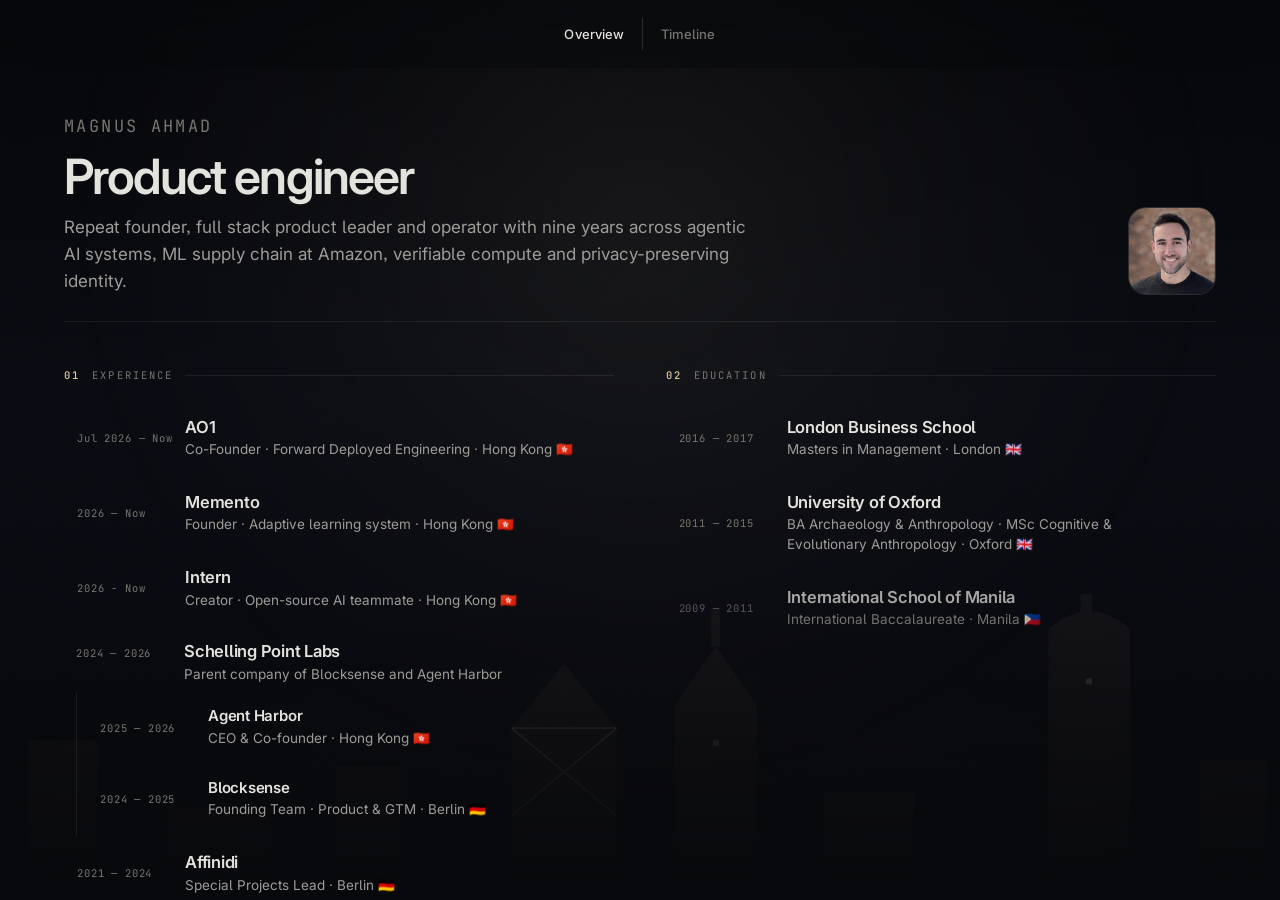
<file: index.html>
<!doctype html>
<html lang="en">
<head>
<meta charset="utf-8">
<meta name="viewport" content="width=device-width, initial-scale=1, viewport-fit=cover">
<title>Magnus Ahmad — Product Leader &amp; Founder</title>
<meta name="description" content="Product leader and founder. Nine years turning ambiguous problems into shipped products — from Amazon-scale retail systems to verifiable compute, autonomous coding agents, adaptive learning, and forward deployed engineering.">
<meta name="author" content="Magnus Ahmad">
<meta name="theme-color" content="#07080b">

<meta property="og:type" content="profile">
<meta property="og:title" content="Magnus Ahmad — Product Leader &amp; Founder">
<meta property="og:description" content="A chronology across Manila, Oxford, London, Berlin and Hong Kong — Amazon, Affinidi, Blocksense, Agent Harbor, Intern, Memento and AO1.">
<meta property="og:image" content="./og.png">
<meta property="og:url" content="https://magnusahmad.github.io/cv/">
<meta name="twitter:card" content="summary_large_image">
<meta name="twitter:image" content="./og.png">

<link rel="canonical" href="https://magnusahmad.github.io/cv/">
<link rel="icon" href="./magnus-ahmad.png">
<link rel="preconnect" href="https://fonts.googleapis.com">
<link rel="preconnect" href="https://fonts.gstatic.com" crossorigin>
<link rel="stylesheet" href="https://fonts.googleapis.com/css2?family=Inter:wght@400;500;600;700&family=JetBrains+Mono:wght@400;500&family=Instrument+Serif:ital@0;1&display=swap">
<link rel="stylesheet" href="./assets/site.css?v=selected-work-20261026">
<script>document.documentElement.className="js mode-overview";</script>
</head>

<body>

<!-- ============================================================
     Ambient background — gradient, grid, city line art
     ============================================================ -->
<div class="bg" aria-hidden="true">
  <div class="bg-glow"></div>

  <div class="skylines">

    <!-- ── Manila ───────────────────────────────────────────── -->
    <svg class="skyline" data-city="manila" data-geo="Manila|14.60°N 120.98°E" viewBox="0 0 1440 260" fill="none" preserveAspectRatio="xMidYMax meet">
      <g class="fill">
        <rect x="60" y="176" width="86" height="84"/>
        <rect x="158" y="150" width="62" height="110"/>
        <rect x="232" y="192" width="70" height="68"/>
        <rect x="316" y="128" width="54" height="132"/>
        <rect x="382" y="166" width="92" height="94"/>
        <rect x="486" y="188" width="58" height="72"/>
        <path d="M556 260 v-58 h64 v-16 h200 v16 h64 v58 z"/>
        <rect x="676" y="112" width="88" height="94"/>
        <path d="M672 112 h96 l-10 -18 h-76 z"/>
        <path d="M690 94 q30 -46 60 0 z"/>
        <rect x="712" y="52" width="16" height="20"/>
        <path d="M706 52 q14 -16 28 0 z"/>
        <rect x="717" y="26" width="6" height="18"/>
        <rect x="708" y="32" width="24" height="5"/>
        <rect x="900" y="158" width="66" height="102"/>
        <rect x="978" y="118" width="48" height="142"/>
        <rect x="1038" y="182" width="88" height="78"/>
        <rect x="1146" y="204" width="62" height="56"/>
        <rect x="1230" y="146" width="58" height="114"/>
        <rect x="1300" y="184" width="96" height="76"/>
      </g>
      <g class="stroke">
        <circle cx="720" cy="146" r="14"/>
        <path d="M196 260 q8 -48 -2 -78"/>
        <path d="M194 182 q-28 -12 -42 4 M194 182 q28 -14 44 2 M194 182 q-16 -26 -36 -28 M194 182 q18 -26 38 -26"/>
        <path d="M1258 260 q8 -48 -2 -78"/>
        <path d="M1256 182 q-28 -12 -42 4 M1256 182 q28 -14 44 2 M1256 182 q-16 -26 -36 -28 M1256 182 q18 -26 38 -26"/>
      </g>
      <g class="glint">
        <rect x="998" y="140" width="4" height="4"/><rect x="1010" y="164" width="4" height="4"/>
        <rect x="334" y="150" width="4" height="4"/><rect x="348" y="188" width="4" height="4"/>
        <rect x="1248" y="168" width="4" height="4"/>
      </g>
    </svg>

    <!-- ── Oxford ───────────────────────────────────────────── -->
    <svg class="skyline" data-city="oxford" data-geo="Oxford|51.75°N 1.26°W" viewBox="0 0 1440 260" fill="none" preserveAspectRatio="xMidYMax meet">
      <g class="fill">
        <rect x="40" y="204" width="184" height="56"/>
        <rect x="86" y="180" width="26" height="24"/>
        <rect x="152" y="174" width="24" height="30"/>
        <rect x="238" y="206" width="128" height="54"/>
        <path d="M250 260 v-124 h34 v124 z"/>
        <path d="M250 136 l17 -36 l17 36 z"/>
        <path d="M312 260 v-124 h34 v124 z"/>
        <path d="M312 136 l17 -36 l17 36 z"/>
        <rect x="392" y="190" width="104" height="70"/>
        <path d="M414 190 l32 -44 l32 44 z"/>
        <rect x="600" y="188" width="240" height="72"/>
        <rect x="616" y="118" width="208" height="70"/>
        <path d="M616 118 q104 -80 208 0 z"/>
        <rect x="706" y="50" width="28" height="28"/>
        <path d="M702 50 q18 -22 36 0 z"/>
        <rect x="717" y="24" width="6" height="26"/>
        <rect x="590" y="212" width="18" height="48"/>
        <rect x="832" y="212" width="18" height="48"/>
        <rect x="940" y="196" width="132" height="64"/>
        <path d="M1096 260 v-128 h56 v128 z"/>
        <rect x="1092" y="120" width="8" height="14"/>
        <rect x="1114" y="112" width="8" height="22"/>
        <rect x="1148" y="120" width="8" height="14"/>
        <rect x="1088" y="132" width="72" height="10"/>
        <rect x="1190" y="200" width="150" height="60"/>
        <rect x="1244" y="170" width="26" height="30"/>
        <rect x="1360" y="212" width="60" height="48"/>
      </g>
      <g class="stroke">
        <path d="M616 188 h208 M660 188 v-70 M712 188 v-70 M764 188 v-70"/>
        <path d="M40 232 h1360"/>
      </g>
      <g class="glint">
        <rect x="646" y="204" width="4" height="4"/><rect x="712" y="204" width="4" height="4"/>
        <rect x="784" y="204" width="4" height="4"/><rect x="1252" y="182" width="4" height="4"/>
      </g>
    </svg>

    <!-- ── London ───────────────────────────────────────────── -->
    <svg class="skyline" data-city="london" data-geo="London|51.51°N 0.13°W" viewBox="0 0 1440 260" fill="none" preserveAspectRatio="xMidYMax meet">
      <g class="fill">
        <rect x="120" y="198" width="238" height="62"/>
        <path d="M150 198 v-26 h13 v26 z M182 198 v-42 h13 v42 z M214 198 v-26 h13 v26 z M246 198 v-56 h18 v56 z M296 198 v-32 h13 v32 z M328 198 v-22 h13 v22 z"/>
        <path d="M332 260 v-170 h46 v170 z"/>
        <rect x="328" y="78" width="54" height="14"/>
        <path d="M336 78 l19 -44 l19 44 z"/>
        <rect x="352" y="20" width="6" height="16"/>
        <rect x="404" y="216" width="82" height="44"/>
        <path d="M700 260 v-58 h190 v58 z"/>
        <rect x="706" y="166" width="26" height="36"/>
        <rect x="858" y="166" width="26" height="36"/>
        <rect x="760" y="158" width="70" height="44"/>
        <path d="M760 158 q35 -96 70 0 z"/>
        <rect x="786" y="88" width="18" height="24"/>
        <rect x="792" y="66" width="6" height="22"/>
        <rect x="920" y="204" width="60" height="56"/>
        <path d="M1000 260 v-64 c0 -86 52 -86 52 0 v64 z"/>
        <path d="M1116 260 l32 -196 l32 196 z"/>
        <rect x="1198" y="176" width="52" height="84"/>
        <rect x="1264" y="210" width="76" height="50"/>
        <rect x="60" y="220" width="46" height="40"/>
      </g>
      <g class="stroke">
        <circle cx="548" cy="150" r="78"/>
        <path d="M548 72 v156 M470 150 h156 M493 95 l110 110 M603 95 l-110 110 M509 78 l78 144 M587 78 l-78 144"/>
        <path d="M520 228 l28 -78 l28 78"/>
        <path d="M348 122 m-13 0 a13 13 0 1 0 26 0 a13 13 0 1 0 -26 0"/>
        <path d="M1000 232 h52 M1004 208 h44"/>
      </g>
      <g class="glint">
        <rect x="1210" y="192" width="4" height="4"/><rect x="1228" y="212" width="4" height="4"/>
        <rect x="1144" y="150" width="4" height="4"/><rect x="1022" y="180" width="4" height="4"/>
      </g>
    </svg>

    <!-- ── Berlin ───────────────────────────────────────────── -->
    <svg class="skyline" data-city="berlin" data-geo="Berlin|52.52°N 13.40°E" viewBox="0 0 1440 260" fill="none" preserveAspectRatio="xMidYMax meet">
      <g class="fill">
        <rect x="60" y="212" width="120" height="48"/>
        <rect x="200" y="188" width="86" height="72"/>
        <rect x="306" y="206" width="64" height="54"/>
        <path d="M404 260 l14 -140 h20 l14 140 z"/>
        <circle cx="428" cy="112" r="27"/>
        <path d="M423 88 l5 -66 l5 66 z"/>
        <rect x="482" y="200" width="96" height="60"/>
        <rect x="600" y="216" width="54" height="44"/>
        <rect x="660" y="176" width="222" height="22"/>
        <rect x="672" y="198" width="198" height="8"/>
        <rect x="686" y="206" width="15" height="54"/>
        <rect x="722" y="206" width="15" height="54"/>
        <rect x="758" y="206" width="15" height="54"/>
        <rect x="794" y="206" width="15" height="54"/>
        <rect x="830" y="206" width="15" height="54"/>
        <rect x="754" y="152" width="34" height="24"/>
        <path d="M746 152 h50 l-8 -12 h-34 z"/>
        <rect x="906" y="210" width="70" height="50"/>
        <rect x="1000" y="206" width="180" height="54"/>
        <rect x="1046" y="164" width="88" height="42"/>
        <path d="M1046 164 q44 -68 88 0 z"/>
        <rect x="1080" y="104" width="20" height="20"/>
        <path d="M1076 104 q14 -18 28 0 z"/>
        <rect x="1087" y="80" width="6" height="20"/>
        <rect x="1004" y="176" width="30" height="30"/>
        <path d="M1004 176 q15 -24 30 0 z"/>
        <rect x="1146" y="176" width="30" height="30"/>
        <path d="M1146 176 q15 -24 30 0 z"/>
        <rect x="1216" y="192" width="76" height="68"/>
        <rect x="1318" y="214" width="98" height="46"/>
      </g>
      <g class="stroke">
        <path d="M414 156 h28 M410 192 h36"/>
        <circle cx="428" cy="112" r="15"/>
        <path d="M60 244 h1360"/>
      </g>
      <g class="glint">
        <rect x="230" y="204" width="4" height="4"/><rect x="250" y="228" width="4" height="4"/>
        <rect x="1240" y="208" width="4" height="4"/><rect x="1262" y="230" width="4" height="4"/>
      </g>
    </svg>

    <!-- ── Hong Kong ────────────────────────────────────────── -->
    <svg class="skyline" data-city="hongkong" data-geo="Hong Kong|22.32°N 114.17°E" viewBox="0 0 1440 260" fill="none" preserveAspectRatio="xMidYMax meet">
      <g class="fill">
        <path d="M100 260 l10 -196 h30 l10 196 z"/>
        <rect x="112" y="44" width="6" height="22"/>
        <rect x="196" y="176" width="56" height="84"/>
        <rect x="300" y="150" width="48" height="110"/>
        <rect x="396" y="196" width="70" height="64"/>
        <rect x="512" y="168" width="44" height="92"/>
        <path d="M632 260 v-118 l36 -44 l36 44 v118 z"/>
        <path d="M744 260 v-134 h56 v134 z"/>
        <path d="M744 126 l28 -40 l28 40 z"/>
        <rect x="769" y="60" width="6" height="26"/>
        <rect x="846" y="186" width="62" height="74"/>
        <path d="M1000 260 v-186 q28 -24 56 0 v186 z"/>
        <rect x="1022" y="50" width="8" height="24"/>
        <rect x="1104" y="164" width="46" height="96"/>
        <rect x="1200" y="200" width="76" height="60"/>
        <rect x="1320" y="178" width="52" height="82"/>
      </g>
      <g class="stroke">
        <path d="M632 142 h72 M632 202 l72 -60 M704 202 l-72 -60"/>
      </g>
      <g class="glint">
        <rect x="118" y="100" width="4" height="4"/>
        <rect x="770" y="150" width="4" height="4"/>
        <rect x="1026" y="108" width="4" height="4"/>
      </g>
    </svg>

  </div>

  <div class="bg-fade"></div>
  <div class="grain"></div>
</div>

<!-- ============================================================
     Top bar
     ============================================================ -->
<header class="topbar">
  <div class="views" role="tablist" aria-label="View">
    <button type="button" role="tab" id="tab-overview" aria-controls="view-overview" data-view="overview" aria-selected="true">Overview</button>
    <button type="button" role="tab" id="tab-timeline" aria-controls="view-timeline" data-view="timeline" aria-selected="false">Timeline</button>
  </div>
</header>

<main class="stage">

<!-- ============================================================
     VIEW · Timeline
     ============================================================ -->
<section class="view" id="view-timeline" role="tabpanel" aria-labelledby="tab-timeline" data-view="timeline" hidden>
  <div class="track-wrap">

    <button type="button" class="arrow prev" aria-label="Previous chapter">
      <svg viewBox="0 0 16 16" fill="none" stroke="currentColor" stroke-width="1.6" stroke-linecap="round" stroke-linejoin="round"><path d="M10 13 5 8l5-5"/></svg>
    </button>
    <button type="button" class="arrow next" aria-label="Next chapter">
      <svg viewBox="0 0 16 16" fill="none" stroke="currentColor" stroke-width="1.6" stroke-linecap="round" stroke-linejoin="round"><path d="M6 3l5 5-5 5"/></svg>
    </button>

    <p class="geo" aria-hidden="true"></p>

    <div class="track" tabindex="0" aria-label="Scroll horizontally through the timeline">

      <!-- ── 00 · Hero ──────────────────────────────────────── -->
      <article class="panel panel-hero" data-date="2011-10-01" data-year="2011" data-accent="226,198,156"
               data-city="hongkong" data-geo="Hong Kong|22.32°N 114.17°E" data-place="Based in Hong Kong" data-label="Start" data-glow="52% 24%">
        <div class="panel-inner">
          <div>
            <h1 class="hero-name">Magnus Ahmad<em>Product Engineer</em></h1>
            <p class="hero-lede">
              Nine years turning ambiguous problems into shipped products —
              from <a class="jump" href="#" data-goto="3">from retail and supply-chain systems</a> to
              <a class="jump" href="#" data-goto="5">verifiable compute</a>,
              <a class="jump" href="#" data-goto="6">autonomous coding agents</a>, and
              <a class="jump" href="#" data-goto="8">adaptive learning</a>.
            </p>
            <div class="hero-actions">
              <a class="btn-plain" href="mailto:magnus.ahmad@gmail.com">magnus.ahmad@gmail.com</a>
              <button type="button" class="btn-next" data-goto="next" aria-label="Start the timeline">
                <svg viewBox="0 0 16 16" fill="none" stroke="currentColor" stroke-width="1.8" stroke-linecap="round" stroke-linejoin="round"><path d="M2 8h11M9 4l4 4-4 4"/></svg>
              </button>
            </div>
          </div>

          <div class="hero-visual">
            <div class="portrait"><img src="./magnus-ahmad.png" alt="Portrait of Magnus Ahmad" width="543" height="558"></div>
            <ul class="hero-stats">
              <li><b>8+ yrs</b><span>Building in tech</span></li>
              <li><b>€50M+</b><span>Annualised impact</span></li>
              <li><b>1M+</b><span>Users reached</span></li>
              <li><b>3</b><span>Ventures zero to one</span></li>
            </ul>
          </div>
        </div>
      </article>

      <!-- ── 01 · Oxford ────────────────────────────────────── -->
      <article class="panel" data-date="2011-10-01" data-year="2011" data-accent="170,190,222"
               data-city="oxford" data-geo="Oxford|51.75°N 1.26°W" data-place="Oxford, United Kingdom" data-label="Oxford" data-glow="70% 28%">
        <div class="panel-inner">
          <div class="col-id">
            <p class="eyebrow"><span class="idx">01</span><span class="bar"></span><span>Education</span></p>
            <a class="chip" href="https://www.ox.ac.uk/" target="_blank" rel="noreferrer noopener" aria-label="Open the University of Oxford website"><img class="crest" src="./brands/oxford.png" alt="University of Oxford"></a>
            <h2 class="org">University of Oxford</h2>
            <p class="role">Undergraduate and postgraduate studies in human behaviour</p>
            <div class="stints">
              <div><span class="k">BA Archaeology &amp; Anthropology · 2:1</span><span class="lead"></span><span class="v">2011 — 2014</span></div>
              <div><span class="k">MSc Cognitive &amp; Evolutionary Anthropology</span><span class="lead"></span><span class="v">2014 — 2015</span></div>
            </div>
            <p class="factline"><b>Oct 2011 — Jun 2015</b><span class="sep"></span>4 yrs<span class="sep"></span>Oxford 🇬🇧</p>
          </div>
          <div class="col-detail">
            <ul class="points">
              <li><b>First-class dissertation</b> — ethnographic research on migrant identity and how technology is used abroad and at home.</li>
              <li>Specialised in anthropology across West Africa, Lowland South America and Southern Africa.</li>
              <li>MSc thesis: a <b>quantitative study of perceived social status and financial risk aversion</b>; original experiment design.</li>
            </ul>
            <ul class="tags">
              <li>Research design</li><li>Statistics</li><li>Ethnography</li>
            </ul>
          </div>
        </div>
      </article>

      <!-- ── 02 · LBS ───────────────────────────────────────── -->
      <article class="panel" data-date="2016-09-01" data-year="2016" data-accent="224,164,162"
               data-city="london" data-geo="London|51.51°N 0.13°W" data-place="London, United Kingdom" data-label="London Business School" data-glow="32% 32%">
        <div class="panel-inner">
          <div class="col-id">
            <p class="eyebrow"><span class="idx">02</span><span class="bar"></span><span>Education</span></p>
            <a class="chip" href="https://www.london.edu/" target="_blank" rel="noreferrer noopener" aria-label="Open the London Business School website"><img class="crest" src="./brands/lbs.png" alt="London Business School"></a>
            <h2 class="org">London Business School</h2>
            <p class="role">Masters in Management</p>
            <p class="factline"><b>Sep 2016 — Jul 2017</b><span class="sep"></span>1 yr<span class="sep"></span>London 🇬🇧</p>
          </div>
          <div class="col-detail">
            <ul class="points">
              <li>Consulted on <b>strategic growth for Change Please</b>, a UK social enterprise putting people out of homelessness through coffee.</li>
              <li>Nominated for the <b>Outstanding Teamwork Award</b> across the cohort.</li>
              <li>The bridge from research to commercial product work.</li>
            </ul>
            <ul class="tags">
              <li>Strategy</li><li>Growth</li><li>New venture development</li>
            </ul>
          </div>
        </div>
      </article>

      <!-- ── 03 · Amazon ────────────────────────────────────── -->
      <article class="panel" data-date="2017-09-01" data-year="2017" data-accent="238,192,142"
               data-city="london" data-geo="London|51.51°N 0.13°W" data-place="London, United Kingdom" data-label="Amazon" data-glow="66% 26%">
        <div class="panel-inner">
          <div class="col-id">
            <p class="eyebrow"><span class="idx">03</span><span class="bar"></span><span>Experience</span></p>
            <a class="chip chip-amazon" href="https://www.aboutamazon.com/" target="_blank" rel="noreferrer noopener" aria-label="Open the Amazon website"><span>a</span><svg viewBox="0 0 30 8" fill="none" aria-hidden="true"><path d="M2 2.2c7.5 4.4 16.5 4.4 23.5.4" stroke="currentColor" stroke-width="1.8" stroke-linecap="round"/><path d="M23.4 1.2 27.6 2.1 25.2 5.4Z" fill="currentColor"/></svg></a>
            <h2 class="org">Amazon</h2>
            <p class="role">Product Manager</p>
            <div class="stints">
              <div><span class="k">Product Manager · Retail</span><span class="lead"></span><span class="v">Sep 2017 — Jul 2020</span></div>
              <div><span class="k">Product Manager · Supply Chain</span><span class="lead"></span><span class="v">Jul 2020 — Sep 2021</span></div>
            </div>
            <p class="factline"><b>Sep 2017 — Sep 2021</b><span class="sep"></span>4 yrs<span class="sep"></span>London 🇬🇧</p>
          </div>
          <div class="col-detail">
            <ul class="metrics">
              <li><b>€50M+</b><span>Annualised impact across key programmes</span></li>
              <li><b>1,000+</b><span>Hours per year removed through automation</span></li>
            </ul>
            <ul class="points">
              <li>Ran EU-wide A/B tests over eight-digit weekly shipment volumes — <b>apparel delivery 30% faster</b> and warehouse coverage doubled in five markets.</li>
              <li>Developed real-time supply chain analytics &quot;Reindeer Tracker&quot;, saving <b>80,000 Christmas packages</b> from being delivered late in 2020.</li>
            </ul>
          </div>
        </div>
      </article>

      <!-- ── 04 · Affinidi ──────────────────────────────────── -->
      <article class="panel" data-date="2021-11-01" data-year="2021" data-accent="162,178,234"
               data-city="berlin" data-geo="Berlin|52.52°N 13.40°E" data-place="Berlin, Germany" data-label="Affinidi" data-glow="30% 28%">
        <div class="panel-inner">
          <div class="col-id">
            <p class="eyebrow"><span class="idx">04</span><span class="bar"></span><span>Experience</span></p>
            <a class="chip" href="https://www.affinidi.com/" target="_blank" rel="noreferrer noopener" aria-label="Open the Affinidi website"><img src="./brands/affinidi.png" alt="Affinidi"></a>
            <h2 class="org">Affinidi</h2>
            <p class="role">Special Projects Lead</p>
            <p class="factline"><b>Nov 2021 — Jun 2024</b><span class="sep"></span>2 yrs 8 mos<span class="sep"></span>Berlin 🇩🇪</p>
            <ul class="tags" style="margin-top:16px"><li>Incubated by Temasek</li></ul>
          </div>
          <div class="col-detail">
            <ul class="metrics">
              <li><b>1M+</b><span>Users reached by privacy-first products</span></li>
              <li><b>3</b><span>Enterprises onboarded</span></li>
            </ul>
            <ul class="points">
              <li>Led end-to-end delivery of <b>privacy-preserving identity products used by &gt;1M customers</b> worldwide.</li>
              <li>Owned greenfield bets spanning billing, analytics, Compliance-as-a-Service, and an edge-based private LLM assistant.</li>
            </ul>
          </div>
        </div>
      </article>

      <!-- ── 05 · Blocksense ────────────────────────────────── -->
      <article class="panel" data-date="2024-06-01" data-year="2024" data-accent="214,222,158"
               data-city="berlin" data-geo="Berlin|52.52°N 13.40°E" data-place="Berlin, Germany" data-label="Schelling Point Labs · Blocksense" data-glow="68% 26%">
        <div class="panel-inner">
          <div class="col-id">
            <p class="eyebrow"><span class="idx">05</span><span class="bar"></span><span>Experience</span></p>
            <a class="chip" href="https://www.blocksense.network/" target="_blank" rel="noreferrer noopener" aria-label="Open the Blocksense website"><img class="wordmark" src="./brands/blocksense.svg" alt="Blocksense"></a>
            <h2 class="org org-group">Schelling Point Labs<span class="venture-name">Blocksense</span></h2>
            <p class="role">Founding Team · Product & GTM</p>
            <p class="factline"><b>Jun 2024 — Jul 2025</b><span class="sep"></span>1 yr 2 mos<span class="sep"></span>Berlin 🇩🇪</p>
            <ul class="tags" style="margin-top:16px"><li>Backed by a16z crypto</li></ul>
          </div>
          <div class="col-detail">
            <div class="tile">
              <a class="tile-bar" href="https://www.blocksense.network/" target="_blank" rel="noreferrer noopener" aria-label="Open blocksense.network">
                <span class="tile-dots"><i></i><i></i><i></i></span>
                <span class="tile-url">blocksense.network</span>
                <span class="tile-open"><svg viewBox="0 0 16 16" fill="none" stroke="currentColor" stroke-width="1.6" stroke-linecap="round" stroke-linejoin="round"><path d="M6 3h7v7M13 3 4 12"/></svg></span>
              </a>
              <div class="tile-media" style="--ar: 1280 / 418">
                <video data-src="./media/blocksense-tile.mp4" muted loop playsinline preload="none"
                       disablepictureinpicture aria-label="Blocksense verifiable data feeds, running"></video>
              </div>
            </div>
            <ul class="metrics">
              <li><b>70+</b><span>Partner deployments</span></li>
              <li><b>$3M</b><span>Grants won</span></li>
            </ul>
            <ul class="points">
              <li>Set zero-to-one product strategy for a distributed network of autonomous services, backed by a16z crypto.</li>
              <li>Onboarded the <b>first customers and partners</b>; built a sales pipeline of 100+ projects.</li>
            </ul>
          </div>
        </div>
      </article>

      <!-- ── 06 · Agent Harbor ──────────────────────────────── -->
      <article class="panel" data-date="2025-07-01" data-year="2025" data-accent="154,210,210"
               data-city="hongkong" data-geo="Hong Kong|22.32°N 114.17°E" data-place="Hong Kong SAR" data-label="Schelling Point Labs · Agent Harbor" data-glow="34% 28%">
        <div class="panel-inner">
          <div class="col-id">
            <p class="eyebrow"><span class="idx">06</span><span class="bar"></span><span>Venture</span></p>
            <a class="chip" href="https://get.agent-harbor.com/" target="_blank" rel="noreferrer noopener" aria-label="Open the Agent Harbor website"><img src="./brands/agent-harbor.ico" alt="Agent Harbor"></a>
            <h2 class="org org-group">Schelling Point Labs<span class="venture-name">Agent Harbor</span></h2>
            <p class="role">CEO &amp; Co-founder · Long-horizon coding agents</p>
            <p class="factline"><b>Jul 2025 — Jun 2026</b><span class="sep"></span>1 yr+<span class="sep"></span>Hong Kong 🇭🇰</p>
            <ul class="tags" style="margin-top:16px"><li>Zerobase accelerator</li><li>TOKEN2049 Nexus finalist</li></ul>
          </div>
          <div class="col-detail">
            <div class="tile">
              <a class="tile-bar" href="https://get.agent-harbor.com/" target="_blank" rel="noreferrer noopener" aria-label="Open get.agent-harbor.com">
                <span class="tile-dots"><i></i><i></i><i></i></span>
                <span class="tile-url">get.agent-harbor.com</span>
                <span class="tile-open"><svg viewBox="0 0 16 16" fill="none" stroke="currentColor" stroke-width="1.6" stroke-linecap="round" stroke-linejoin="round"><path d="M6 3h7v7M13 3 4 12"/></svg></span>
              </a>
              <div class="tile-media" style="--ar: 1280 / 956">
                <video data-src="./media/agent-harbor-demo.mp4" muted loop playsinline preload="none"
                       disablepictureinpicture aria-label="Agent Harbor orchestrating parallel coding agents"></video>
              </div>
            </div>
            <ul class="metrics">
              <li><b>10×</b><span>Faster than git worktrees</span></li>
              <li><b>500+</b><span>Teams beaten to the Nexus finals</span></li>
            </ul>
            <ul class="points">
              <li>Shipped a <b>copy-on-write filesystem 10× faster than git worktrees</b>, with granular sandboxing, instant rollback and anti-halting recovery.</li>
              <li>Awarded <b>$3M in grants</b> for work in verifiable AI.</li>
            </ul>
          </div>
        </div>
      </article>

      <!-- ── 07 · Intern ────────────────────────────────────── -->
      <article class="panel" data-date="2026-05-01" data-year="2026" data-accent="190,220,166"
               data-city="hongkong" data-geo="Hong Kong|22.32°N 114.17°E" data-place="Hong Kong SAR" data-label="Intern" data-glow="66% 30%">
        <div class="panel-inner">
          <div class="col-id">
            <p class="eyebrow"><span class="idx">07</span><span class="bar"></span><span>Venture</span></p>
            <a class="chip" href="https://github.com/magnusahmad/intern/tree/main" target="_blank" rel="noreferrer noopener" aria-label="Open the Intern website"><span class="sm">›_</span></a>
            <h2 class="org">Intern</h2>
            <p class="role">Creator · Open-source AI teammate</p>
            <p class="factline"><b>May 2026 — Present</b><span class="sep"></span>3 mos<span class="sep"></span>Hong Kong 🇭🇰</p>
          </div>
          <div class="col-detail">
            <div class="tile">
              <a class="tile-bar" href="https://github.com/magnusahmad/intern/tree/main" target="_blank" rel="noreferrer noopener" aria-label="Open Intern on GitHub">
                <span class="tile-dots"><i></i><i></i><i></i></span>
                <span class="tile-url">github.com/magnusahmad/intern</span>
                <span class="tile-open"><svg viewBox="0 0 16 16" fill="none" stroke="currentColor" stroke-width="1.6" stroke-linecap="round" stroke-linejoin="round"><path d="M6 3h7v7M13 3 4 12"/></svg></span>
              </a>
              <div class="tile-media" style="--ar: 1040 / 560">
                <video data-src="./media/intern-demo.mp4" muted loop playsinline preload="none"
                       disablepictureinpicture aria-label="Intern discovering a company's services from the terminal"></video>
              </div>
              <a class="tile-foot" href="https://x.com/sungamma/status/2072093777062134189/video/1" target="_blank" rel="noreferrer noopener">
                <span class="play" aria-hidden="true"></span>
                <span>Watch the demo</span>
                <span class="where">x.com</span>
              </a>
            </div>
            <ul class="metrics">
              <li><b>37×</b><span>Fewer approval interruptions</span></li>
              <li><b>4×</b><span>Faster task completion</span></li>
            </ul>
            <ul class="points">
              <li>A <b>self-onboarding teammate</b> that researches a business, connects to its tools and builds a living company knowledge base.</li>
              <li>One terminal flow discovers only the services a company actually uses, authenticates securely, then hands off to Telegram.</li>
              <li>The specialised Intern profile benchmarked <b>4× faster</b> than Hermes with <b>37× fewer approval interruptions</b> on the same task.</li>
            </ul>
          </div>
        </div>
      </article>

      <!-- ── 08 · Memento ───────────────────────────────────── -->
      <article class="panel" data-date="2026-06-01" data-year="2026" data-accent="230,182,204"
               data-city="hongkong" data-geo="Hong Kong|22.32°N 114.17°E" data-place="Hong Kong SAR" data-label="Memento" data-glow="32% 26%">
        <div class="panel-inner">
          <div class="col-id">
            <p class="eyebrow"><span class="idx">08</span><span class="bar"></span><span>Venture</span></p>
            <a class="chip" href="https://mementoapp.xyz/" target="_blank" rel="noreferrer noopener" aria-label="Open the Memento website"><img src="./brands/memento-mark.png" alt="Memento"></a>
            <h2 class="org">Memento</h2>
            <p class="role">Founder · AI-powered adaptive learning platform</p>
            <p class="factline"><b>Jun 2026 — Present</b><span class="sep"></span>Current<span class="sep"></span>Hong Kong 🇭🇰</p>
          </div>
          <div class="col-detail">
            <div class="tile">
              <a class="tile-bar" href="https://mementoapp.xyz/" target="_blank" rel="noreferrer noopener" aria-label="Open mementoapp.xyz">
                <span class="tile-dots"><i></i><i></i><i></i></span>
                <span class="tile-url">mementoapp.xyz</span>
                <span class="tile-open"><svg viewBox="0 0 16 16" fill="none" stroke="currentColor" stroke-width="1.6" stroke-linecap="round" stroke-linejoin="round"><path d="M6 3h7v7M13 3 4 12"/></svg></span>
              </a>
              <div class="tile-media" style="--ar: 1248 / 720">
                <video data-src="./media/memento-demo.mp4" muted loop playsinline preload="none"
                       disablepictureinpicture aria-label="Memento mapping mastery on a knowledge graph, then running adaptive practice"></video>
              </div>
              <a class="tile-foot" href="https://www.youtube.com/shorts/rVQZ-yKF81Y" target="_blank" rel="noreferrer noopener">
                <span class="play" aria-hidden="true"></span>
                <span>Watch the demo</span>
                <span class="where">YouTube</span>
              </a>
            </div>
            <ul class="metrics">
              <li><b>28</b><span>Skill dimensions in the mastery graph</span></li>
              <li><b>Live</b><span>Product in Beta with educators</span></li>
            </ul>
            <ul class="points">
              <li>A science-backed AI learning platform that <b>maps mastery across a personal knowledge graph</b> and turns errors into adaptive practice.</li>
              <li>A browser companion captures texts from any page, branches into contextual chat, and builds a durable spaced-repetition library.</li>
            </ul>
          </div>
        </div>
      </article>

      <!-- ── 09 · AO1 ────────────────────────────────────────── -->
      <article class="panel panel-ao1" data-date="2026-07-01" data-year="2026" data-accent="145,198,177"
               data-city="hongkong" data-geo="Hong Kong|22.32°N 114.17°E" data-place="Hong Kong SAR" data-label="AO1" data-glow="38% 30%">
        <div class="panel-inner">
          <div class="col-id">
            <p class="eyebrow"><span class="idx">09</span><span class="bar"></span><span>Experience</span></p>
            <a class="chip chip-ao1" href="https://ao1.consulting/" target="_blank" rel="noreferrer noopener" aria-label="Open the AO1 website"><img class="wordmark" src="./brands/ao1.png" alt="AO1" width="803" height="346"></a>
            <h2 class="org">AO1</h2>
            <p class="role">Co-Founder · Forward Deployed Engineering</p>
            <p class="factline"><b>July 2026 — Present</b><span class="sep"></span>Hong Kong 🇭🇰</p>
          </div>
          <div class="col-detail">
            <div class="tile">
              <a class="tile-bar" href="https://ao1.consulting/sentry" target="_blank" rel="noreferrer noopener" aria-label="Open Sentry by AO1">
                <span class="tile-dots"><i></i><i></i><i></i></span>
                <span class="tile-url">ao1.consulting/sentry</span>
                <span class="tile-open"><svg viewBox="0 0 16 16" fill="none" stroke="currentColor" stroke-width="1.6" stroke-linecap="round" stroke-linejoin="round"><path d="M6 3h7v7M13 3 4 12"/></svg></span>
              </a>
              <div class="sentry-demo" data-active="0" role="group" aria-label="How Sentry works: interactive layers">
                <div class="sentry-building">
                  <button class="sentry-boundary" type="button" data-step="2" aria-pressed="false"><span>Your building · data never leaves</span></button>
                  <button class="sentry-slab sentry-site" type="button" data-step="0" aria-label="Your site: cameras, sensors and workflows" aria-pressed="true"><span class="sentry-cells" aria-hidden="true"><i></i><i></i><i></i><i></i><i></i><i></i><i></i><i></i><i></i><i></i><i></i><i></i><i></i><i></i><i></i><i></i></span></button>
                  <button class="sentry-slab sentry-model" type="button" data-step="1" aria-label="Your fine-tuned model" aria-pressed="false"><span class="sentry-nodes" aria-hidden="true"><i></i><i></i><i></i><i></i><i></i><i></i><i></i><i></i><i></i><i></i><i></i><i></i><i></i><i></i><i></i><i></i><i></i><i></i><i></i><i></i><i></i><i></i><i></i><i></i><i></i><i></i><i></i><i></i><i></i><i></i><i></i><i></i><i></i><i></i><i></i><i></i></span></button>
                  <button class="sentry-slab sentry-platform" type="button" data-step="3" aria-label="The Sentry platform" aria-pressed="false"><span aria-hidden="true"></span></button>
                </div>
                <ol class="sentry-steps">
                  <li><button type="button" class="sentry-step" data-step="0" aria-pressed="true"><span class="sentry-number">01</span><span><strong>Map your site</strong><span class="sentry-caption">Workflows, cameras and sensors.</span></span></button></li>
                  <li><button type="button" class="sentry-step" data-step="1" aria-pressed="false"><span class="sentry-number">02</span><span><strong>Train on your data</strong><span class="sentry-caption">A model that learns your space.</span></span></button></li>
                  <li><button type="button" class="sentry-step" data-step="2" aria-pressed="false"><span class="sentry-number">03</span><span><strong>Run locally</strong><span class="sentry-caption">Hosted on-prem. Your data stays here.</span></span></button></li>
                  <li><button type="button" class="sentry-step" data-step="3" aria-pressed="false"><span class="sentry-number">04</span><span><strong>Sentry platform</strong><span class="sentry-caption">Proactive alerts. Natural-language investigations. Self-improving model.</span></span></button></li>
                </ol>
                <button type="button" class="sentry-toggle">Pause animation</button>
              </div>
              <a class="tile-foot" href="https://ao1.consulting/sentry#loop-heading" target="_blank" rel="noreferrer noopener"><span>Explore Sentry</span><span class="where">ao1.consulting ↗</span></a>
            </div>
            <ul class="metrics">
              <li><b>78%</b><span>Less staff time on due diligence</span></li>
              <li><b>16 → 6</b><span>Manual steps reduced to reviews</span></li>
            </ul>
            <ul class="points">
              <li>Automated <b>client due diligence for a Hong Kong corporate secretarial firm</b>, reducing 16 manual steps to 6 reviews and cutting staff time <b>78%, from 3.5 hours to 45 minutes per client</b>.</li>
              <li>Built <b>Sentry, an on-prem AI control room</b> with fine-tuned vision models, proactive alerts and natural-language incident investigations.</li>
            </ul>
          </div>
        </div>
      </article>

      <!-- ── 10 · Contact ───────────────────────────────────── -->
      <article class="panel panel-contact" data-date="2026-08-01" data-year="2026" data-accent="226,198,156"
               data-city="hongkong" data-geo="Hong Kong|22.32°N 114.17°E" data-place="Based in Hong Kong" data-label="Contact" data-glow="50% 34%">
        <div class="panel-inner">
          <div>
            <h2 class="contact-title"><em>Let's build</em></h2>
            <div class="contact-links">
              <a class="btn-primary" href="mailto:magnus.ahmad@gmail.com">
                magnus.ahmad@gmail.com
                <svg viewBox="0 0 16 16" fill="none" stroke="currentColor" stroke-width="1.8" stroke-linecap="round" stroke-linejoin="round"><path d="M6 3h7v7M13 3 4 12"/></svg>
              </a>
              <a class="btn-ghost" href="https://www.linkedin.com/in/magnus-ahmad/" target="_blank" rel="noreferrer noopener">LinkedIn</a>
              <a class="btn-ghost" href="https://github.com/magnusahmad" target="_blank" rel="noreferrer noopener">GitHub</a>
              <a class="btn-ghost" href="./magnus-ahmad-cv.pdf" download><svg viewBox="0 0 16 16" fill="none" stroke="currentColor" stroke-width="1.7" stroke-linecap="round" stroke-linejoin="round" style="width:12px;height:12px"><path d="M8 2v9m0 0 3.5-3.5M8 11 4.5 7.5M2.5 13.5h11"/></svg>CV (PDF)</a>
            </div>
          </div>
        </div>
      </article>

    </div><!-- /track -->
  </div><!-- /track-wrap -->

  <!-- ── Time rail ──────────────────────────────────────────── -->
  <div class="rail">
    <div class="readout" aria-hidden="true">
      <span class="mo">OCT</span><span class="yr">2011</span>
    </div>

    <div class="axis" role="group" aria-label="Jump to a chapter">
      <div class="axis-line"></div>
      <div class="axis-fill"></div>
      <div class="axis-head"></div>
      <div class="axis-caps"><span>2011</span><span>NOW</span></div>
    </div>

    <p class="keys" aria-hidden="true"><kbd>←</kbd><kbd>→</kbd></p>
    <p class="count"><b>01</b> / 11</p>
  </div>
</section>

<!-- ============================================================
     VIEW · Overview
     ============================================================ -->
<section class="view overview on" id="view-overview" role="tabpanel" aria-labelledby="tab-overview" data-view="overview">
  <div class="ov-inner">

    <div class="ov-top">
      <div>
        <p class="mono" style="color:var(--dim)">Magnus Ahmad</p>
        <h2>Product engineer</h2>
        <p>
          Repeat founder, full stack product leader and operator with nine years across agentic AI systems, ML supply chain at Amazon, verifiable compute and privacy-preserving identity.
        </p>
      </div>
      <div class="ov-face"><img src="./magnus-ahmad.png" alt="Portrait of Magnus Ahmad" width="543" height="558"></div>
    </div>

    <div class="ov-cols">

      <div>
        <p class="ov-h"><b>01</b> Experience <span class="line"></span></p>
        <div class="ov-list">
          <button type="button" class="ov-row" data-goto="9">
            <span class="ov-yr">Jul 2026 — Now</span>
            <span class="ov-main"><strong>AO1</strong><span>Co-Founder · Forward Deployed Engineering · Hong Kong 🇭🇰</span></span>
            <span class="ov-end"><span class="ov-go">→</span></span>
          </button>
          <button type="button" class="ov-row" data-goto="8">
            <span class="ov-yr">2026 — Now</span>
            <span class="ov-main"><strong>Memento</strong><span>Founder · Adaptive learning system · Hong Kong 🇭🇰</span></span>
            <!-- <span class="ov-end"><span class="ov-stat"">AI-powered edtech</span><span class="ov-go">→</span></span> -->
          </button>
          <button type="button" class="ov-row" data-goto="7">
            <span class="ov-yr">2026 - Now</span>
            <span class="ov-main"><strong>Intern</strong><span>Creator · Open-source AI teammate · Hong Kong 🇭🇰</span></span>
            <!-- <span class="ov-end"><span class="ov-stat">~5 min setup</span><span class="ov-go">→</span></span> -->
          </button>
          <div class="ov-company" role="group" aria-labelledby="ov-schelling-point-labs">
            <div class="ov-company-head">
              <span class="ov-yr">2024 — 2026</span>
              <span class="ov-main"><strong id="ov-schelling-point-labs">Schelling Point Labs</strong><span>Parent company of Blocksense and Agent Harbor</span></span>
            </div>
            <div class="ov-company-roles">
          <button type="button" class="ov-row" data-goto="6">
            <span class="ov-yr">2025 — 2026</span>
            <span class="ov-main"><strong>Agent Harbor</strong><span>CEO &amp; Co-founder · Hong Kong 🇭🇰</span></span>
            <!-- <span class="ov-end"><span class="ov-stat">10× faster</span><span class="ov-go">→</span></span> -->
          </button>
          <button type="button" class="ov-row" data-goto="5">
            <span class="ov-yr">2024 — 2025</span>
            <span class="ov-main"><strong>Blocksense</strong><span>Founding Team · Product &amp; GTM · Berlin 🇩🇪</span></span>
            <!-- <span class="ov-end"><span class="ov-stat">70+ partners</span><span class="ov-go">→</span></span> -->
          </button>
            </div>
          </div>
          <button type="button" class="ov-row" data-goto="4">
            <span class="ov-yr">2021 — 2024</span>
            <span class="ov-main"><strong>Affinidi</strong><span>Special Projects Lead · Berlin 🇩🇪</span></span>
            <!-- <span class="ov-end"><span class="ov-stat">1M+ reached</span><span class="ov-go">→</span></span> -->
          </button>
          <button type="button" class="ov-row" data-goto="3">
            <span class="ov-yr">2017 — 2021</span>
            <span class="ov-main"><strong>Amazon</strong><span>Product Manager · Supply Chain · London 🇬🇧</span></span>
            <!-- <span class="ov-end"><span class="ov-stat">€50M+</span><span class="ov-go">→</span></span> -->
          </button>
        </div>
      </div>

      <div>
        <p class="ov-h"><b>02</b> Education <span class="line"></span> </p>
        <div class="ov-list">
          <button type="button" class="ov-row" data-goto="2">
            <span class="ov-yr">2016 — 2017</span>
            <span class="ov-main"><strong>London Business School</strong><span>Masters in Management · London 🇬🇧</span></span>
            <span class="ov-end"><span class="ov-go">→</span></span>
          </button>
          <button type="button" class="ov-row" data-goto="1">
            <span class="ov-yr">2011 — 2015</span>
            <span class="ov-main"><strong>University of Oxford</strong><span>BA Archaeology &amp; Anthropology · MSc Cognitive &amp; Evolutionary Anthropology · Oxford 🇬🇧</span></span>
            <span class="ov-end"><span class="ov-go">→</span></span>
          </button>
          <div class="ov-row static">
            <span class="ov-yr">2009 — 2011</span>
            <span class="ov-main"><strong>International School of Manila</strong><span>International Baccalaureate · Manila 🇵🇭</span></span>
            <span class="ov-end"></span>
          </div>
        </div>
      </div>
    </div>

    <p class="ov-h"><b>03</b> Selected work <span class="line"></span> <span>4</span></p>
    <div class="ov-work">

      <article class="work-card work-sentry" style="--wc:145,198,177">
        <div class="work-media">              <div class="sentry-demo sentry-demo-compact" data-active="0" role="group" aria-label="How Sentry works: interactive layers">
                <div class="sentry-building">
                  <button class="sentry-boundary" type="button" data-step="2" aria-pressed="false"><span>Your building · data never leaves</span></button>
                  <button class="sentry-slab sentry-site" type="button" data-step="0" aria-label="Your site: cameras, sensors and workflows" aria-pressed="true"><span class="sentry-cells" aria-hidden="true"><i></i><i></i><i></i><i></i><i></i><i></i><i></i><i></i><i></i><i></i><i></i><i></i><i></i><i></i><i></i><i></i></span></button>
                  <button class="sentry-slab sentry-model" type="button" data-step="1" aria-label="Your fine-tuned model" aria-pressed="false"><span class="sentry-nodes" aria-hidden="true"><i></i><i></i><i></i><i></i><i></i><i></i><i></i><i></i><i></i><i></i><i></i><i></i><i></i><i></i><i></i><i></i><i></i><i></i><i></i><i></i><i></i><i></i><i></i><i></i><i></i><i></i><i></i><i></i><i></i><i></i><i></i><i></i><i></i><i></i><i></i><i></i></span></button>
                  <button class="sentry-slab sentry-platform" type="button" data-step="3" aria-label="The Sentry platform" aria-pressed="false"><span aria-hidden="true"></span></button>
                </div>
                <ol class="sentry-steps">
                  <li><button type="button" class="sentry-step" data-step="0" aria-pressed="true"><span class="sentry-number">01</span><span><strong>Map your site</strong><span class="sentry-caption">Workflows, cameras and sensors.</span></span></button></li>
                  <li><button type="button" class="sentry-step" data-step="1" aria-pressed="false"><span class="sentry-number">02</span><span><strong>Train on your data</strong><span class="sentry-caption">A model that learns your space.</span></span></button></li>
                  <li><button type="button" class="sentry-step" data-step="2" aria-pressed="false"><span class="sentry-number">03</span><span><strong>Run locally</strong><span class="sentry-caption">Hosted on-prem. Your data stays here.</span></span></button></li>
                  <li><button type="button" class="sentry-step" data-step="3" aria-pressed="false"><span class="sentry-number">04</span><span><strong>Sentry platform</strong><span class="sentry-caption">Proactive alerts. Natural-language investigations. Self-improving model.</span></span></button></li>
                </ol>
                <button type="button" class="sentry-toggle">Pause animation</button>
              </div>
        </div>
        <a class="work-top" href="https://ao1.consulting/sentry" target="_blank" rel="noreferrer noopener"><span class="work-chip"><img class="ao1-work-logo" src="./brands/ao1.png" alt=""></span><span><strong>AO1 · Sentry</strong><em>Forward Deployed Engineering</em></span></a>
        <p>An on-prem AI control room with site-specific vision models, proactive alerts and natural-language incident investigations.</p>
        <a class="work-foot" href="https://ao1.consulting/sentry" target="_blank" rel="noreferrer noopener"><span>ao1.consulting/sentry</span><span class="go">Explore ↗</span></a>
      </article>

      <a class="work-card" style="--wc:232,140,184" href="https://mementoapp.xyz/" target="_blank" rel="noreferrer noopener">
        <div class="work-media memento-preview" role="img" aria-label="Memento’s cream paper dashboard: weekly goal at 80 percent and practice activity rising to 96 minutes">
          <div class="memento-preview-head"><span>Good afternoon, Maya</span><span class="memento-practise">Practise now</span></div>
          <div class="memento-goal"><span class="memento-kicker">Goal</span><div><strong>80%</strong><span>of this week’s goal</span></div><div class="memento-goal-bars" aria-hidden="true"><i></i><i></i><i></i><i></i><i></i><i></i><i></i><i></i><i></i><i></i></div></div>
          <div class="memento-activity"><b>Practice activity</b><span><strong>96</strong> min this week &nbsp; <strong>5</strong> questions</span></div>
          <svg viewBox="0 0 520 150" preserveAspectRatio="none" aria-hidden="true"><g fill="none" stroke="#ded2bd"><path d="M5 15H515M5 65H515M5 115H515"/></g><path d="M5 110 C70 108 75 92 135 85 S220 64 265 55 S350 36 390 30 S470 15 515 8 L515 135H5Z" fill="#fce5ee"/><path d="M5 110 C70 108 75 92 135 85 S220 64 265 55 S350 36 390 30 S470 15 515 8" fill="none" stroke="#c13a63" stroke-width="4"/><g fill="#fffaf2" stroke="#c13a63" stroke-width="3"><circle cx="5" cy="110" r="5"/><circle cx="135" cy="85" r="5"/><circle cx="265" cy="55" r="5"/><circle cx="390" cy="30" r="5"/><circle cx="515" cy="8" r="5"/></g></svg>
        </div>
        <div class="work-top">
          <span class="work-chip"><img src="./brands/memento-mark.png" alt=""></span>
          <span><strong>Memento</strong><em>Adaptive learning</em></span>
        </div>
        <p>An AI learning system that maps mastery across a personal knowledge graph and turns every error into targeted, spaced practice.</p>
        <div class="work-foot"><span>mementoapp.xyz</span><span class="go">Try it ↗</span></div>
      </a>


      <a class="work-card" style="--wc:45,222,222" href="https://get.agent-harbor.com/" target="_blank" rel="noreferrer noopener">
        <div class="work-media">
          <div class="tile-media" style="--ar: 1280 / 956">
            <video data-src="./media/agent-harbor-demo.mp4" muted loop playsinline preload="none"
                   disablepictureinpicture aria-label="Agent Harbor orchestrating parallel coding agents"></video>
          </div>
        </div>
        <div class="work-top">
          <span class="work-chip"><img src="./brands/agent-harbor.ico" alt=""></span>
          <span><strong>Agent Harbor</strong><em>Autonomous coding</em></span>
        </div>
        <p>A platform for parallel long-horizon agent work — copy-on-write filesystem 10× faster than git worktrees, sandboxing, instant rollback.</p>
        <div class="work-foot"><span>get.agent-harbor.com</span><span class="go">Visit ↗</span></div>
      </a>

      <a class="work-card" style="--wc:216,232,64" href="https://www.blocksense.network/" target="_blank" rel="noreferrer noopener">
        <div class="work-media">
          <div class="tile-media" style="--ar: 1280 / 418">
            <video data-src="./media/blocksense-tile.mp4" muted loop playsinline preload="none"
                   disablepictureinpicture aria-label="Blocksense verifiable data feeds, running"></video>
          </div>
        </div>
        <div class="work-top">
          <span class="work-chip"><img src="./brands/blocksense-mark.svg" alt=""></span>
          <span><strong>Blocksense</strong><em>Verifiable compute</em></span>
        </div>
        <p>A distributed network for verifiable data and compute, backed by a16z crypto. Zero-to-one strategy, first customers, 70+ partner networks.</p>
        <div class="work-foot"><span>blocksense.network</span><span class="go">Visit ↗</span></div>
      </a>
      
    </div>

    <div class="ov-foot">
      <nav>
        <a class="btn-primary" href="mailto:magnus.ahmad@gmail.com">magnus.ahmad@gmail.com</a>
        <a class="btn-ghost" href="https://www.linkedin.com/in/magnus-ahmad/" target="_blank" rel="noreferrer noopener">LinkedIn</a>
        <a class="btn-ghost" href="https://github.com/magnusahmad" target="_blank" rel="noreferrer noopener">GitHub</a>
        <a class="btn-ghost" href="./magnus-ahmad-cv.pdf" download><svg viewBox="0 0 16 16" fill="none" stroke="currentColor" stroke-width="1.7" stroke-linecap="round" stroke-linejoin="round" style="width:12px;height:12px"><path d="M8 2v9m0 0 3.5-3.5M8 11 4.5 7.5M2.5 13.5h11"/></svg>CV (PDF)</a>
      </nav>
    </div>

  </div>
</section>

</main>

<script type="application/ld+json">
{
  "@context": "https://schema.org",
  "@type": "Person",
  "name": "Magnus Ahmad",
  "jobTitle": "Product Leader & Founder",
  "email": "mailto:magnus.ahmad@gmail.com",
  "image": "./magnus-ahmad.png",
  "address": { "@type": "PostalAddress", "addressLocality": "Hong Kong" },
  "alumniOf": [
    { "@type": "CollegeOrUniversity", "name": "University of Oxford" },
    { "@type": "CollegeOrUniversity", "name": "London Business School" },
    { "@type": "EducationalOrganization", "name": "International School of Manila" }
  ],
  "worksFor": { "@type": "Organization", "name": "AO1", "url": "https://ao1.consulting/" },
  "sameAs": [
    "https://www.linkedin.com/in/magnus-ahmad/",
    "https://github.com/magnusahmad"
  ]
}
</script>

<script src="./assets/site.js" defer></script>
<script src="./assets/sentry-demo.js?v=20261026" defer></script>
</body>
</html>
</file>
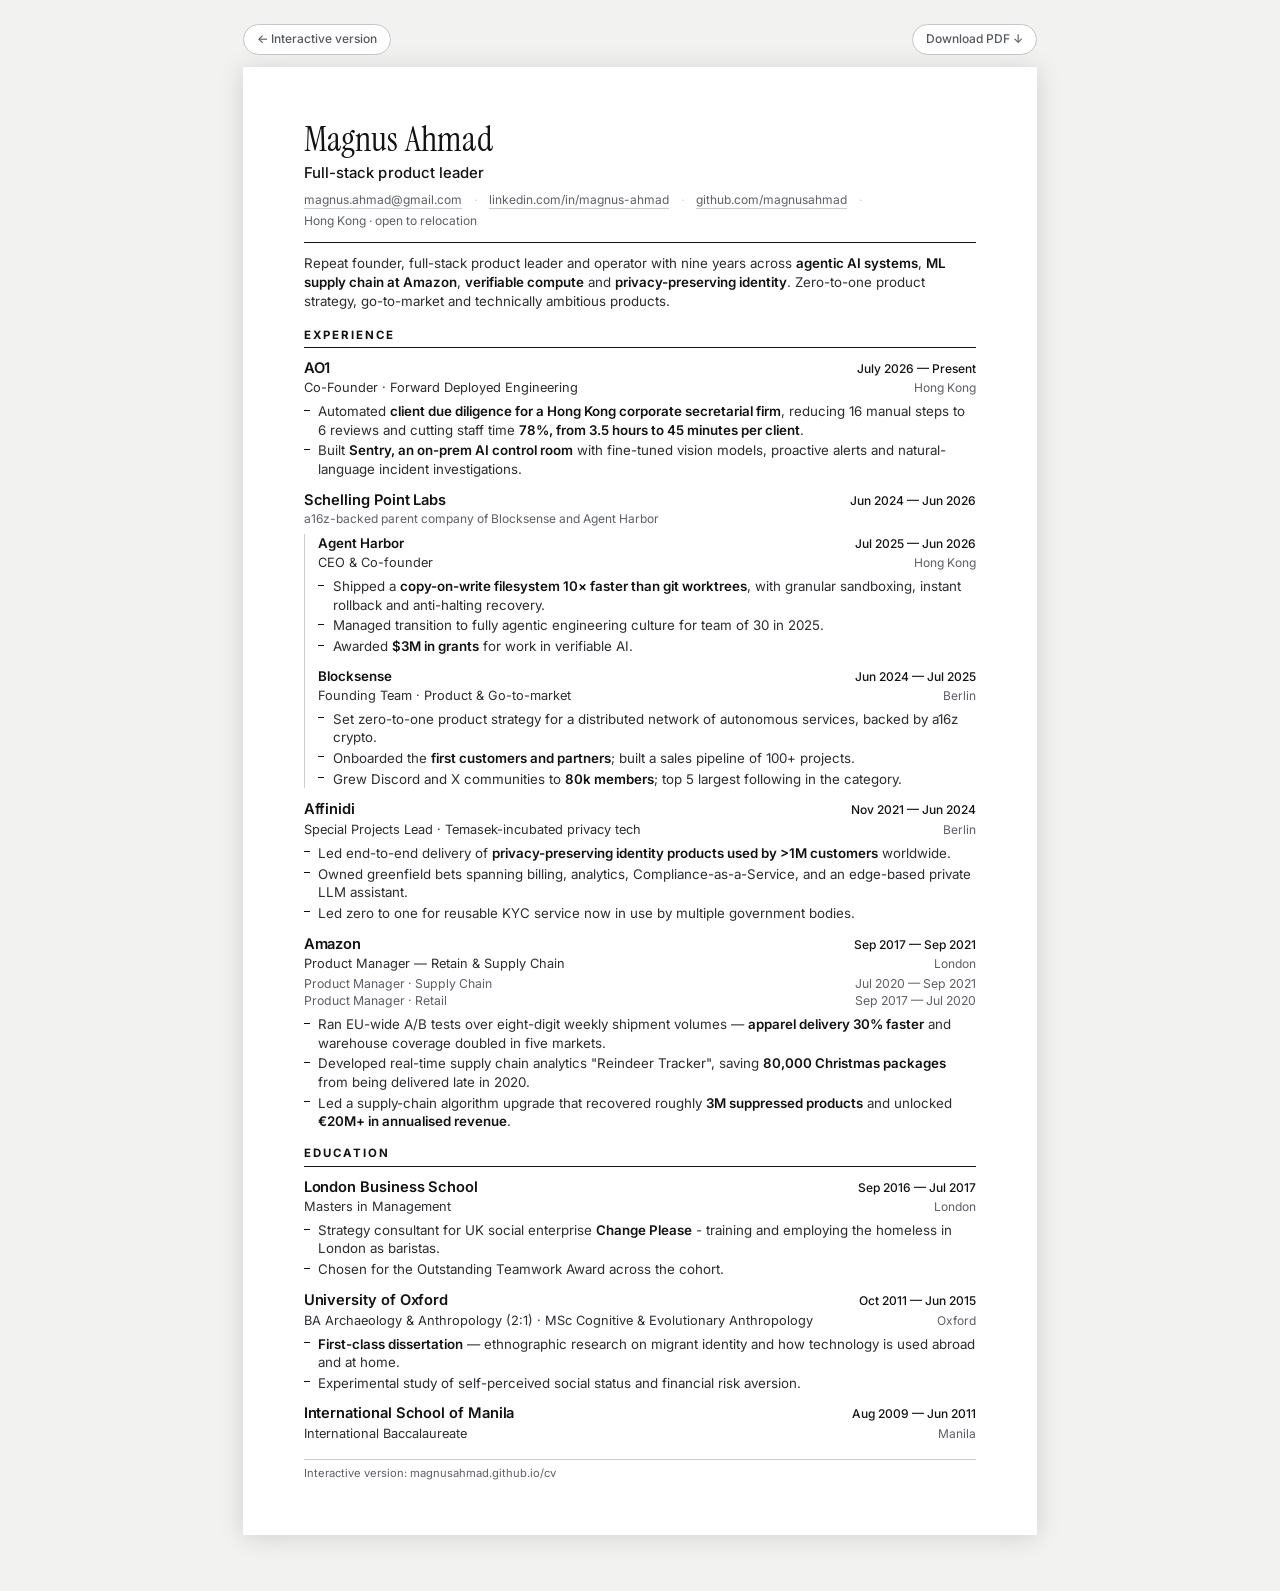
<file: cv.html>
<!doctype html>
<html lang="en">
<head>
<meta charset="utf-8">
<meta name="viewport" content="width=device-width, initial-scale=1">
<title>Magnus Ahmad — Curriculum Vitae</title>
<meta name="description" content="Magnus Ahmad — product leader, operator and founder. Curriculum vitae.">
<meta name="robots" content="index, follow">
<link rel="icon" href="./magnus-ahmad.png">
<link rel="preconnect" href="https://fonts.googleapis.com">
<link rel="preconnect" href="https://fonts.gstatic.com" crossorigin>
<link rel="stylesheet" href="https://fonts.googleapis.com/css2?family=Inter:wght@400;500;600;700&family=Instrument+Serif:ital@0;1&display=swap">
<style>
  /* ==========================================================
     Print-first CV. Monochrome, no backgrounds, A4.
     ========================================================== */
  *, *::before, *::after { box-sizing: border-box; margin: 0; padding: 0; }

  :root {
    --ink:   #111214;
    --body:  #2b2d31;
    --muted: #5c5f66;
    --rule:  #c9ccd1;
    --sans:  "Inter", -apple-system, BlinkMacSystemFont, "Segoe UI", Helvetica, Arial, sans-serif;
    --serif: "Instrument Serif", "Iowan Old Style", Georgia, "Times New Roman", serif;
  }

  html { -webkit-text-size-adjust: 100%; }

  body {
    color: var(--body);
    font-family: var(--sans);
    font-size: 10pt;
    line-height: 1.38;
    -webkit-font-smoothing: antialiased;
  }

  /* the sheet-on-a-desk look is for reading on screen only; in print the
     page box comes from @page, so none of this may leak into it */
  @media screen {
    body { background: #f2f2f0; padding: 24px 16px 56px; }

    .page {
      width: 210mm;
      min-height: 297mm;
      margin: 0 auto;
      padding: 15mm 16mm 14mm;
      background: #fff;
      box-shadow: 0 2px 24px rgba(0, 0, 0, 0.14);
    }
  }

  a { color: inherit; text-decoration: none; }

  /* ---------- masthead ---------- */
  .masthead { padding-bottom: 9pt; border-bottom: 1.4pt solid var(--ink); }

  h1 {
    font-family: var(--serif);
    font-size: 26pt;
    font-weight: 400;
    letter-spacing: 0.005em;
    line-height: 1;
    color: var(--ink);
  }

  .title {
    margin-top: 4pt;
    font-size: 11.2pt;
    font-weight: 500;
    letter-spacing: 0.005em;
    color: var(--ink);
  }

  .contact {
    display: flex;
    flex-wrap: wrap;
    gap: 3pt 9pt;
    margin-top: 6pt;
    font-size: 9pt;
    color: var(--muted);
  }

  .contact span { display: inline-flex; align-items: center; gap: 9pt; }
  .contact span::after { content: "·"; color: var(--rule); }
  .contact span:last-child::after { content: none; }
  .contact a { border-bottom: 0.5pt solid var(--rule); }

  /* ---------- summary ---------- */
  .summary {
    margin-top: 8pt;
    font-size: 10pt;
    line-height: 1.45;
    color: var(--body);
    max-width: 62em;
  }

  .summary b { color: var(--ink); font-weight: 600; }

  /* ---------- sections ---------- */
  section { margin-top: 12pt; }

  h2 {
    font-size: 8.6pt;
    font-weight: 700;
    letter-spacing: 0.18em;
    text-transform: uppercase;
    color: var(--ink);
    padding-bottom: 3pt;
    border-bottom: 0.75pt solid var(--ink);
    margin-bottom: 7pt;
  }

  .entry { margin-bottom: 8.5pt; break-inside: avoid; page-break-inside: avoid; }
  .entry:last-child { margin-bottom: 0; }

  .entry-head {
    display: grid;
    grid-template-columns: 1fr auto;
    align-items: baseline;
    gap: 12pt;
  }

  .org { font-size: 11pt; font-weight: 600; letter-spacing: -0.005em; color: var(--ink); }
  .company-note { margin: 1pt 0 5pt; font-size: 9pt; color: var(--muted); }
  .company-roles { border-left: 0.75pt solid var(--rule); padding-left: 10pt; }
  .venture { font-size: 10pt; font-weight: 600; color: var(--ink); }

  .when { font-size: 9pt; font-weight: 500; color: var(--ink); white-space: nowrap; }

  .role-line {
    display: grid;
    grid-template-columns: 1fr auto;
    align-items: baseline;
    gap: 12pt;
    margin-top: 1pt;
  }

  .role { font-size: 9.6pt; color: var(--body); }
  .where { font-size: 9pt; color: var(--muted); white-space: nowrap; }

  .stints {
    margin-top: 2.5pt;
    font-size: 9.2pt;
    color: var(--muted);
  }

  .stints div { display: grid; grid-template-columns: 1fr auto; gap: 12pt; }

  ul.points { margin: 4pt 0 0; padding: 0; list-style: none; }

  ul.points li {
    position: relative;
    padding-left: 11pt;
    margin-bottom: 1.8pt;
  }

  ul.points li::before {
    content: "";
    position: absolute;
    left: 0;
    top: 0.56em;
    width: 4.5pt;
    height: 0.75pt;
    background: var(--ink);
  }

  ul.points b { color: var(--ink); font-weight: 600; }

  .foot {
    margin-top: 12pt;
    padding-top: 5pt;
    border-top: 0.5pt solid var(--rule);
    font-size: 8.4pt;
    color: var(--muted);
    display: flex;
    justify-content: space-between;
    gap: 12pt;
  }

  /* ---------- on-screen affordance, never printed ---------- */
  .bar {
    width: 210mm;
    max-width: 100%;
    margin: 0 auto 12px;
    display: flex;
    justify-content: space-between;
    align-items: center;
    gap: 12px;
    font-size: 12px;
    color: #55585e;
  }

  .bar a {
    padding: 6px 13px;
    border: 1px solid #c2c5ca;
    border-radius: 999px;
    background: #fff;
    font-weight: 500;
  }

  .bar a:hover { background: #111214; border-color: #111214; color: #fff; }

  @media print {
    @page { size: A4; margin: 13mm 14mm; }
    body { font-size: 9.6pt; }
    .bar { display: none; }
    h2 { break-after: avoid; page-break-after: avoid; }
    .contact a { border-bottom: 0; }
  }

  @media screen and (max-width: 800px) {
    body { padding: 12px 0 32px; }
    .page, .bar { width: auto; max-width: 100%; padding-left: 18px; padding-right: 18px; }
    .entry-head, .role-line { grid-template-columns: 1fr; gap: 0; }
    .when, .where { white-space: normal; }
  }
</style>
</head>

<body>

<div class="bar">
  <a href="./">← Interactive version</a>
  <a href="./magnus-ahmad-cv.pdf" download>Download PDF ↓</a>
</div>

<main class="page">

  <header class="masthead">
    <h1>Magnus Ahmad</h1>
    <p class="title">Full-stack product leader</p>
    <p class="contact">
      <span><a href="mailto:magnus.ahmad@gmail.com">magnus.ahmad@gmail.com</a></span>
      <span><a href="https://www.linkedin.com/in/magnus-ahmad/">linkedin.com/in/magnus-ahmad</a></span>
      <span><a href="https://github.com/magnusahmad">github.com/magnusahmad</a></span>
      <span>Hong Kong · open to relocation</span>
    </p>
  </header>

  <p class="summary">
    Repeat founder, full-stack product leader and operator with nine years across
    <b>agentic AI systems</b>, <b>ML supply chain at Amazon</b>, <b>verifiable compute</b> and
    <b>privacy-preserving identity</b>. Zero-to-one product strategy, go-to-market and
    technically ambitious products.
  </p>

  <!-- ============================ EXPERIENCE ============================ -->
  <section>
    <h2>Experience</h2>

    <div class="entry">
      <div class="entry-head"><span class="org"><a href="https://ao1.consulting/">AO1</a></span><span class="when">July 2026 — Present</span></div>
      <div class="role-line"><span class="role">Co-Founder · Forward Deployed Engineering</span><span class="where">Hong Kong</span></div>
      <ul class="points">
        <li>Automated <b>client due diligence for a Hong Kong corporate secretarial firm</b>, reducing 16 manual steps to 6 reviews and cutting staff time <b>78%, from 3.5 hours to 45 minutes per client</b>.</li>
        <li>Built <b>Sentry, an on-prem AI control room</b> with fine-tuned vision models, proactive alerts and natural-language incident investigations.</li>
      </ul>
    </div>

    <div class="entry company-group" role="group" aria-labelledby="schelling-point-labs">
      <div class="entry-head"><h3 class="org" id="schelling-point-labs">Schelling Point Labs</h3><span class="when">Jun 2024 — Jun 2026</span></div>
      <p class="company-note">a16z-backed parent company of Blocksense and Agent Harbor</p>
      <div class="company-roles">
    <div class="entry">
      <div class="entry-head"><span class="venture">Agent Harbor</span><span class="when">Jul 2025 — Jun 2026</span></div>
      <div class="role-line"><span class="role">CEO &amp; Co-founder</span><span class="where">Hong Kong</span></div>
      <ul class="points">
        <li>Shipped a <b>copy-on-write filesystem 10× faster than git worktrees</b>, with granular sandboxing, instant rollback and anti-halting recovery.</li>
        <li>Managed transition to fully agentic engineering culture for team of 30 in 2025.</li>
        <li>Awarded <b>$3M in grants</b> for work in verifiable AI.</li>
      </ul>
    </div>

    <div class="entry">
      <div class="entry-head"><span class="venture">Blocksense</span><span class="when">Jun 2024 — Jul 2025</span></div>
      <div class="role-line"><span class="role">Founding Team · Product &amp; Go-to-market</span><span class="where">Berlin</span></div>
      <ul class="points">
        <li>Set zero-to-one product strategy for a distributed network of autonomous services, backed by a16z crypto.</li>
        <li>Onboarded the <b>first customers and partners</b>; built a sales pipeline of 100+ projects.</li>
        <li>Grew Discord and X communities to <b>80k members</b>; top 5 largest following in the category.</li>
      </ul>
    </div>

      </div>
    </div>

    <div class="entry">
      <div class="entry-head"><span class="org">Affinidi</span><span class="when">Nov 2021 — Jun 2024</span></div>
      <div class="role-line"><span class="role">Special Projects Lead · Temasek-incubated privacy tech</span><span class="where">Berlin</span></div>
      <ul class="points">
        <li>Led end-to-end delivery of <b>privacy-preserving identity products used by &gt;1M customers</b> worldwide.</li>
        <li>Owned greenfield bets spanning billing, analytics, Compliance-as-a-Service, and an edge-based private LLM assistant.</li>
        <li>Led zero to one for reusable KYC service now in use by multiple government bodies.</li>
      </ul>
    </div>

    <div class="entry">
      <div class="entry-head"><span class="org">Amazon</span><span class="when">Sep 2017 — Sep 2021</span></div>
      <div class="role-line"><span class="role">Product Manager — Retain &amp; Supply Chain</span><span class="where">London</span></div>
      <div class="stints">
        <div><span>Product Manager · Supply Chain</span><span>Jul 2020 — Sep 2021</span></div>
        <div><span>Product Manager · Retail</span><span>Sep 2017 — Jul 2020</span></div>
      </div>
      <ul class="points">
        <li>Ran EU-wide A/B tests over eight-digit weekly shipment volumes — <b>apparel delivery 30% faster</b> and warehouse coverage doubled in five markets.</li>
        <li>Developed real-time supply chain analytics &quot;Reindeer Tracker&quot;, saving <b>80,000 Christmas packages</b> from being delivered late in 2020.</li>
        <li>Led a supply-chain algorithm upgrade that recovered roughly <b>3M suppressed products</b> and unlocked <b>€20M+ in annualised revenue</b>.</li>
      </ul>
    </div>

  </section>

  <!-- ============================ EDUCATION ============================ -->
  <section>
    <h2>Education</h2>

    <div class="entry">
      <div class="entry-head"><span class="org">London Business School</span><span class="when">Sep 2016 — Jul 2017</span></div>
      <div class="role-line"><span class="role">Masters in Management</span><span class="where">London</span></div>
      <ul class="points">
        <li>Strategy consultant for UK social enterprise <b>Change Please</b> - training and employing the homeless in London as baristas.</li>
        <li>Chosen for the Outstanding Teamwork Award across the cohort.</li>
      </ul>
    </div>

    <div class="entry">
      <div class="entry-head"><span class="org">University of Oxford</span><span class="when">Oct 2011 — Jun 2015</span></div>
      <div class="role-line"><span class="role">BA Archaeology &amp; Anthropology (2:1) · MSc Cognitive &amp; Evolutionary Anthropology</span><span class="where">Oxford</span></div>
      <ul class="points">
        <li><b>First-class dissertation</b> — ethnographic research on migrant identity and how technology is used abroad and at home.</li>
        <li>Experimental study of self-perceived social status and financial risk aversion.</li>
      </ul>
    </div>

    <div class="entry">
      <div class="entry-head"><span class="org">International School of Manila</span><span class="when">Aug 2009 — Jun 2011</span></div>
      <div class="role-line"><span class="role">International Baccalaureate</span><span class="where">Manila</span></div>
    </div>
  </section>

  <p class="foot">
    <span>Interactive version: magnusahmad.github.io/cv</span>
  </p>

</main>
</body>
</html>
</file>
<file: assets/site.css>
/* =========================================================
   Magnus Ahmad — portfolio
   ========================================================= */

/* ---------- reset ---------- */
*,
*::before,
*::after { box-sizing: border-box; margin: 0; padding: 0; }

html { -webkit-text-size-adjust: 100%; }

img, svg { display: block; max-width: 100%; }

button { font: inherit; color: inherit; background: none; border: 0; cursor: pointer; }

a { color: inherit; text-decoration: none; }

ul, ol { list-style: none; }

:focus-visible {
  outline: 2px solid var(--accent);
  outline-offset: 3px;
  border-radius: 4px;
}

/* ---------- tokens ---------- */
:root {
  --ink:      #07080b;
  --ink-2:    #0c0e13;
  --surface:  rgba(255, 255, 255, 0.028);
  --surface-2:rgba(255, 255, 255, 0.05);
  --line:     rgba(255, 255, 255, 0.08);
  --line-2:   rgba(255, 255, 255, 0.14);
  --text:     #e3e2dd;
  --muted:    #9d9c98;
  --dim:      #767570;

  --accent:   #e2c69c;
  --accent-rgb: 226, 198, 156;

  --sans: "Inter", -apple-system, BlinkMacSystemFont, "Segoe UI", Roboto, Helvetica, Arial, sans-serif;
  --mono: "JetBrains Mono", ui-monospace, SFMono-Regular, Menlo, Consolas, monospace;
  --serif: "Instrument Serif", "Iowan Old Style", Georgia, serif;

  --bar: 68px;
  --rail: 96px;
  --pw: min(1120px, 80vw);        /* chapter width — neighbours peek past it */

  --ease: cubic-bezier(0.22, 1, 0.36, 1);
}

/* ---------- base ---------- */
html, body { height: 100%; }

body {
  background: var(--ink);
  color: var(--text);
  font-family: var(--sans);
  font-size: 16px;
  line-height: 1.55;
  font-feature-settings: "cv05" 1, "ss03" 1;
  -webkit-font-smoothing: antialiased;
  overflow: hidden;
}

.mono {
  font-family: var(--mono);
  font-size: 11px;
  letter-spacing: 0.14em;
  text-transform: uppercase;
}

.sr-only {
  position: absolute;
  width: 1px; height: 1px;
  padding: 0; margin: -1px;
  overflow: hidden;
  clip: rect(0 0 0 0);
  white-space: nowrap;
}

/* =========================================================
   Ambient background
   ========================================================= */
.bg-glow {
  position: absolute;
  left: 50%;
  top: 24%;
  width: 92vw;
  height: 92vw;
  max-width: 1500px;
  max-height: 1500px;
  transform: translate(-50%, -50%);
  background: radial-gradient(circle,
    rgba(var(--accent-rgb), 0.065) 0%,
    rgba(var(--accent-rgb), 0.022) 38%,
    transparent 70%);
  filter: blur(30px);
  /* stays put — only its colour tracks the chapter accent */
}

.bg {
  position: fixed;
  inset: 0;
  z-index: 0;
  pointer-events: none;
  overflow: hidden;
  background:
    radial-gradient(120% 80% at 50% 120%, rgba(var(--accent-rgb), 0.055) 0%, transparent 62%),
    linear-gradient(180deg, #05060a 0%, #090b11 44%, #07080d 100%);
}

/* --- city line art --- */
.skylines {
  position: absolute;
  left: 50%;
  bottom: 0;
  width: min(2100px, 168vw);
  transform: translateX(-50%);
  color: rgba(var(--accent-rgb), 1);
}

.skyline {
  position: absolute;
  left: 0;
  bottom: 0;
  width: 100%;
  height: auto;
  opacity: 0;
  transform: translateY(12px);
  transition: opacity 0.75s var(--ease), transform 1.1s var(--ease);
}

.skyline.on { opacity: 1; transform: none; }

/* the overview is dense with text, so the city art steps back */
.mode-overview .skylines { opacity: 0.4; transition: opacity 0.5s var(--ease); }

.skyline .fill { fill: currentColor; opacity: 0.115; }
.skyline .stroke {
  fill: none;
  stroke: currentColor;
  stroke-width: 1.2;
  opacity: 0.4;
  vector-effect: non-scaling-stroke;
}
.skyline .glint { fill: currentColor; opacity: 0.45; }


.bg-fade {
  position: absolute;
  inset: auto 0 0 0;
  height: 34vh;
  background: linear-gradient(to top, var(--ink) 4%, rgba(7, 8, 11, 0.72) 42%, transparent 100%);
}

.grain {
  position: absolute;
  inset: 0;
  opacity: 0.5;
  mix-blend-mode: overlay;
  background-image: url("data:image/svg+xml;charset=utf-8,%3Csvg xmlns='http://www.w3.org/2000/svg' width='140' height='140'%3E%3Cfilter id='n'%3E%3CfeTurbulence type='fractalNoise' baseFrequency='0.85' numOctaves='3'/%3E%3C/filter%3E%3Crect width='140' height='140' filter='url(%23n)' opacity='0.42'/%3E%3C/svg%3E");
}

/* =========================================================
   Top bar
   ========================================================= */
.topbar {
  position: relative;
  z-index: 40;
  height: var(--bar);
  display: flex;
  align-items: center;
  justify-content: center;
  padding: 0 clamp(16px, 3vw, 34px);
  background: rgba(7, 8, 11, 0.5);
  backdrop-filter: blur(16px);
  -webkit-backdrop-filter: blur(16px);
}

.views {
  display: flex;
  align-items: center;
}

.views button {
  padding: 6px 18px;
  font-size: 13px;
  font-weight: 500;
  letter-spacing: 0.005em;
  color: var(--dim);
  transition: color 0.24s;
}

.views button + button { border-left: 1px solid var(--line-2); }
.views button:hover { color: var(--muted); }
.views button[aria-selected="true"] { color: var(--text); }


/* =========================================================
   Stage / views
   ========================================================= */
.stage {
  position: relative;
  z-index: 10;
  height: calc(100dvh - var(--bar));
}

.view { display: none; height: 100%; }
.view.on { display: block; }

/* =========================================================
   Timeline track
   ========================================================= */
.track-wrap {
  position: relative;
  height: calc(100% - var(--rail));
}

.track {
  position: relative;            /* makes the panels' offsetLeft scroll-space */
  height: 100%;
  display: flex;
  overflow-x: auto;
  overflow-y: hidden;
  scrollbar-width: none;
  overscroll-behavior-x: contain;
}

.track::-webkit-scrollbar { display: none; }

/* leading/trailing spacers so the first and last chapter can reach centre */
.track::before,
.track::after {
  content: "";
  flex: 0 0 calc((100% - var(--pw)) / 2);
}

.panel {
  position: relative;
  flex: 0 0 var(--pw);
  height: 100%;
  display: grid;
  place-items: center;
  padding: clamp(14px, 3vh, 34px) clamp(20px, 3vw, 56px);
  overflow: hidden;
}

/* ghost year watermark */
.panel::before {
  content: attr(data-year);
  position: absolute;
  right: clamp(18px, 3vw, 44px);
  bottom: clamp(6px, 2vh, 22px);
  font-family: var(--mono);
  font-size: clamp(64px, 9vw, 132px);
  font-weight: 400;
  letter-spacing: 0.04em;
  line-height: 0.8;
  color: transparent;
  -webkit-text-stroke: 1px rgba(255, 255, 255, 0.055);
  pointer-events: none;
  user-select: none;
}

.panel-hero::before,
.panel-contact::before { content: none; }

.panel + .panel::after {
  content: "";
  position: absolute;
  left: 0;
  top: 14%;
  bottom: 14%;
  width: 1px;
  background: linear-gradient(to bottom, transparent, rgba(255, 255, 255, 0.07) 22%, rgba(255, 255, 255, 0.07) 78%, transparent);
}

.panel-inner {
  position: relative;
  width: min(1260px, 100%);
  max-height: 100%;
  display: grid;
  grid-template-columns: minmax(0, 0.88fr) minmax(0, 1.12fr);
  gap: clamp(26px, 3.2vw, 52px);
  align-items: center;
  transition: opacity 0.45s var(--ease);
}

/* only dim the off-screen panels once the script is driving the view */
.js .panel-inner { opacity: 0.26; }

.panel.live .panel-inner { opacity: 1; transform: none; }

/* --- left column: identity --- */
.eyebrow {
  display: flex;
  align-items: center;
  gap: 10px;
  font-family: var(--mono);
  font-size: 11.5px;
  letter-spacing: 0.2em;
  text-transform: uppercase;
  color: var(--dim);
  margin-bottom: clamp(16px, 2.6vh, 26px);
}

.eyebrow .idx { color: var(--accent); transition: color 0.6s; }
.eyebrow .bar { width: 26px; height: 1px; background: var(--line-2); }

.chip {
  height: 54px;
  min-width: 54px;
  width: max-content;
  display: inline-grid;
  place-items: center;
  padding: 0 14px;
  border: 1px solid var(--line-2);
  border-radius: 14px;
  background:
    linear-gradient(155deg, rgba(var(--accent-rgb), 0.16), rgba(255, 255, 255, 0.02) 62%);
  margin-bottom: 18px;
  flex: 0 0 auto;
  transition: border-color 0.24s, background 0.24s, transform 0.24s var(--ease);
}

a.chip:hover {
  border-color: rgba(var(--accent-rgb), 0.55);
  background: linear-gradient(155deg, rgba(var(--accent-rgb), 0.26), rgba(255, 255, 255, 0.03) 62%);
  transform: translateY(-1px);
}

.chip img { width: 32px; height: 32px; object-fit: contain; }
.chip img.wordmark { width: auto; height: 16px; max-width: 138px; }
.chip img.crest { width: 40px; height: 40px; }
.chip-ao1 img.wordmark { height: 26px; filter: invert(1); }

.chip span {
  font-family: var(--mono);
  font-size: 14px;
  font-weight: 600;
  letter-spacing: 0.02em;
  color: var(--accent);
  transition: color 0.6s;
}

.chip span.sm { font-size: 11.5px; letter-spacing: 0.08em; }

/* Amazon: letter + smile */
.chip-amazon { gap: 3px; align-content: center; }
.chip-amazon span { font-family: var(--sans); font-size: 19px; line-height: 1; letter-spacing: -0.02em; }
.chip-amazon svg { width: 26px; height: 7px; color: var(--accent); transition: color 0.6s; }

.org {
  font-size: clamp(38px, 3.6vw, 66px);
  font-weight: 600;
  letter-spacing: -0.035em;
  line-height: 1.02;
  margin-bottom: 10px;
}

.role {
  font-size: clamp(17px, 1.15vw, 20px);
  font-weight: 400;
  color: var(--muted);
  letter-spacing: -0.005em;
  margin-bottom: 20px;
  max-width: 34ch;
  text-wrap: pretty;
}

.stints {
  display: grid;
  gap: 7px;
  padding: 14px 0 16px;
  border-top: 1px solid var(--line);
  margin-bottom: 4px;
}

.stints > div {
  display: flex;
  align-items: baseline;
  gap: 12px;
  font-size: 14.5px;
}

.stints .k { color: var(--text); font-weight: 500; flex: 0 1 auto; }
.stints .lead { flex: 1 0 14px; height: 1px; background: var(--line); transform: translateY(-3px); }
.stints .v { font-family: var(--mono); font-size: 11.5px; letter-spacing: 0.08em; color: var(--dim); white-space: nowrap; }

.factline {
  display: flex;
  align-items: center;
  flex-wrap: wrap;
  gap: 10px;
  font-family: var(--mono);
  font-size: 11.5px;
  letter-spacing: 0.13em;
  text-transform: uppercase;
  color: var(--dim);
}

.factline .sep { width: 3px; height: 3px; border-radius: 50%; background: var(--line-2); }
.factline b { color: var(--muted); font-weight: 400; }

/* --- right column: evidence --- */
.col-detail {
  display: grid;
  gap: clamp(18px, 2.6vh, 30px);
  align-content: center;
  padding-left: clamp(0px, 3.2vw, 52px);
  border-image: linear-gradient(to bottom, transparent, rgba(255, 255, 255, 0.16) 18%, rgba(255, 255, 255, 0.16) 82%, transparent) 1;
  border-left: 1px solid rgba(255, 255, 255, 0.14);
}

.panel-hero .col-detail,
.panel-contact .col-detail { border-left: 0; padding-left: 0; }

/* chapters carrying a product tile give the tile more room to breathe */
@media (min-width: 1081px) {
  .panel:has(.tile) .panel-inner {
    grid-template-columns: minmax(0, 0.72fr) minmax(0, 1.28fr);
  }
}

.metrics {
  display: grid;
  grid-auto-flow: column;
  grid-auto-columns: 1fr;
  gap: 1px;
  background: var(--line);
  border: 1px solid var(--line);
  border-radius: 14px;
  overflow: hidden;
}

.metrics li {
  padding: 14px 16px;
  background: rgba(11, 13, 18, 0.72);
  backdrop-filter: blur(8px);
  -webkit-backdrop-filter: blur(8px);
}

.metrics b {
  display: block;
  font-size: clamp(24px, 1.9vw, 32px);
  font-weight: 600;
  letter-spacing: -0.035em;
  line-height: 1.1;
  color: var(--accent);
  transition: color 0.6s;
  margin-bottom: 4px;
}

.metrics span {
  display: block;
  font-size: 12.5px;
  line-height: 1.4;
  color: var(--dim);
}

.points { display: grid; gap: 13px; }

.points li {
  position: relative;
  padding-left: 22px;
  font-size: clamp(15px, 1vw, 17px);
  line-height: 1.62;
  color: #c8cddb;
  letter-spacing: -0.004em;
}

.points li::before {
  content: "";
  position: absolute;
  left: 0;
  top: 0.62em;
  width: 11px;
  height: 1px;
  background: rgba(var(--accent-rgb), 0.72);
  transition: background 0.6s;
}

.points li b { color: var(--text); font-weight: 600; }

.tags { display: flex; flex-wrap: wrap; gap: 7px; }

.tags li {
  padding: 6px 12px;
  border: 1px solid var(--line);
  border-radius: 999px;
  font-family: var(--mono);
  font-size: 11px;
  letter-spacing: 0.12em;
  text-transform: uppercase;
  color: var(--muted);
}

.golink {
  justify-self: start;
  display: inline-flex;
  align-items: center;
  gap: 9px;
  padding: 9px 16px;
  border: 1px solid var(--line-2);
  border-radius: 999px;
  font-size: 12.5px;
  font-weight: 500;
  transition: background 0.24s, border-color 0.24s, color 0.24s;
}

.golink svg { width: 12px; height: 12px; transition: transform 0.24s var(--ease); }
.golink:hover { background: rgba(var(--accent-rgb), 0.1); border-color: rgba(var(--accent-rgb), 0.5); color: #fff; }
.golink:hover svg { transform: translate(2px, -2px); }

/* =========================================================
   Hero panel
   ========================================================= */
.panel-hero .panel-inner {
  grid-template-columns: minmax(0, 1.2fr) minmax(0, 0.8fr);
  align-items: center;
}

.hero-kicker {
  display: inline-flex;
  align-items: center;
  gap: 9px;
  padding: 5px 13px 5px 9px;
  border: 1px solid var(--line);
  border-radius: 999px;
  font-family: var(--mono);
  font-size: 10px;
  letter-spacing: 0.16em;
  text-transform: uppercase;
  color: var(--muted);
  margin-bottom: 24px;
}

.hero-kicker .pulse {
  width: 6px; height: 6px;
  border-radius: 50%;
  background: #4ade80;
  box-shadow: 0 0 0 0 rgba(74, 222, 128, 0.55);
  animation: pulse 2.6s infinite;
}

@keyframes pulse {
  0%   { box-shadow: 0 0 0 0 rgba(74, 222, 128, 0.5); }
  70%  { box-shadow: 0 0 0 8px rgba(74, 222, 128, 0); }
  100% { box-shadow: 0 0 0 0 rgba(74, 222, 128, 0); }
}

.hero-name {
  font-size: clamp(46px, 5vw, 76px);
  font-weight: 600;
  letter-spacing: -0.045em;
  line-height: 0.94;
  margin-bottom: 20px;
}

.hero-name em {
  display: block;
  font-size: 0.78em;          /* keeps "Full-stack product leader" on one line */
  margin-top: 0.06em;
  font-family: var(--serif);
  font-style: italic;
  font-weight: 400;
  letter-spacing: -0.02em;
  color: var(--accent);
  transition: color 0.6s;
}

.hero-lede {
  font-size: clamp(17px, 1.3vw, 21px);
  line-height: 1.6;
  color: var(--muted);
  max-width: 44ch;
  margin-bottom: clamp(22px, 3.4vh, 36px);
  letter-spacing: -0.008em;
}

.hero-lede b { color: var(--text); font-weight: 500; }

.jump {
  /* an anchor, not a button: buttons are blockified and cannot wrap
     across lines, which overflows the sentence on narrow screens */
  color: var(--text);
  font-weight: 500;
  cursor: pointer;
  border-radius: 3px;
  transition: color 0.22s, background 0.22s, box-shadow 0.22s;
}

.jump:hover {
  color: #fff;
  background: rgba(var(--accent-rgb), 0.14);
  box-shadow: 0 0 0 3px rgba(var(--accent-rgb), 0.14);
}

.hero-actions { display: flex; flex-wrap: wrap; align-items: center; gap: 12px; }

.btn-primary {
  display: inline-flex;
  align-items: center;
  gap: 10px;
  padding: 13px 24px;
  border-radius: 999px;
  background: rgba(var(--accent-rgb), 0.92);
  color: #14120e;
  font-size: 14.5px;
  font-weight: 600;
  letter-spacing: -0.005em;
  transition: transform 0.24s var(--ease), box-shadow 0.24s;
}

.btn-primary:hover { transform: translateY(-1px); box-shadow: 0 10px 28px -14px rgba(var(--accent-rgb), 0.6); }
.btn-primary svg { width: 14px; height: 14px; }

/* Onward into the timeline — the arrow alone carries it */
.btn-next {
  display: inline-flex;
  align-items: center;
  justify-content: center;
  flex: 0 0 auto;
  width: 38px; height: 38px;
  border-radius: 999px;
  background: rgba(var(--accent-rgb), 0.92);
  color: #14120e;
  transition: transform 0.24s var(--ease), box-shadow 0.24s;
}

.btn-next:hover { transform: translateY(-1px); box-shadow: 0 10px 28px -14px rgba(var(--accent-rgb), 0.6); }
.btn-next svg { width: 15px; height: 15px; }

.btn-ghost, .btn-plain {
  display: inline-flex;
  align-items: center;
  gap: 8px;
  padding: 6px 2px;
  font-family: var(--mono);
  font-size: 12.5px;
  letter-spacing: 0.04em;
  color: var(--muted);
  transition: color 0.24s, text-shadow 0.24s;
}

.btn-ghost:hover, .btn-plain:hover {
  color: var(--text);
  text-shadow: 0 0 18px rgba(var(--accent-rgb), 0.55);
}
.btn-ghost svg { flex: 0 0 auto; }

.hero-visual { display: grid; gap: 18px; justify-items: stretch; }

.portrait {
  position: relative;
  border: 1px solid var(--line-2);
  border-radius: 20px;
  overflow: hidden;
  background: linear-gradient(160deg, rgba(var(--accent-rgb), 0.14), rgba(255, 255, 255, 0.02));
  aspect-ratio: 1 / 1;
  max-height: 40vh;
  justify-self: center;
  width: 100%;
  max-width: 300px;
}

.portrait img {
  width: 100%; height: 100%;
  object-fit: cover;
  object-position: center 22%;
  filter: grayscale(0.34) contrast(1.05);
  transition: filter 0.5s;
}

.portrait:hover img { filter: none; }

.hero-stats {
  display: grid;
  grid-template-columns: repeat(2, minmax(0, 1fr));
  gap: 1px;
  background: var(--line);
  border: 1px solid var(--line);
  border-radius: 16px;
  overflow: hidden;
}

.hero-stats li { padding: 13px 15px; background: rgba(11, 13, 18, 0.7); }

.hero-stats b {
  display: block;
  font-size: 25px;
  font-weight: 600;
  letter-spacing: -0.035em;
  color: var(--text);
  margin-bottom: 2px;
}

.hero-stats span {
  display: block;
  font-family: var(--mono);
  font-size: 10.5px;
  letter-spacing: 0.11em;
  text-transform: uppercase;
  color: var(--dim);
  line-height: 1.4;
}

/* =========================================================
   Contact panel
   ========================================================= */
.panel-contact .panel-inner {
  grid-template-columns: minmax(0, 1fr);
  justify-items: center;
  text-align: center;
  max-width: 780px;
}

.contact-title {
  font-size: clamp(44px, 5.4vw, 86px);
  font-weight: 600;
  letter-spacing: -0.045em;
  line-height: 0.98;
  margin: 14px 0 18px;
}

.contact-title em {
  font-family: var(--serif);
  font-style: italic;
  font-weight: 400;
  color: var(--accent);
  transition: color 0.6s;
}

.contact-links {
  display: flex;
  flex-direction: column;
  align-items: stretch;
  width: min(320px, 100%);
  margin: 30px auto 0;
  gap: 10px;
}
.contact-links a { justify-content: center; }

/* =========================================================
   Geo caption
   ========================================================= */
.geo {
  position: absolute;
  left: clamp(20px, 5vw, 76px);
  bottom: 18px;
  z-index: 20;
  display: flex;
  align-items: center;
  gap: 10px;
  font-family: var(--mono);
  font-size: 9.5px;
  letter-spacing: 0.2em;
  text-transform: uppercase;
  color: rgba(255, 255, 255, 0.24);
  pointer-events: none;
  white-space: nowrap;
}

.geo::before {
  content: "";
  width: 18px;
  height: 1px;
  background: rgba(var(--accent-rgb), 0.5);
  transition: background 0.6s;
}

.geo b { color: rgba(255, 255, 255, 0.42); font-weight: 400; }

/* =========================================================
   Edge arrows
   ========================================================= */
.arrow {
  position: absolute;
  top: 50%;
  z-index: 25;
  width: 42px; height: 42px;
  display: grid;
  place-items: center;
  border: 1px solid var(--line-2);
  border-radius: 50%;
  background: rgba(9, 11, 16, 0.72);
  backdrop-filter: blur(10px);
  -webkit-backdrop-filter: blur(10px);
  color: var(--muted);
  transform: translateY(-50%);
  opacity: 0;
  transition: opacity 0.3s, color 0.24s, border-color 0.24s, background 0.24s;
}

.track-wrap:hover .arrow { opacity: 1; }
.arrow:hover { color: var(--text); border-color: rgba(var(--accent-rgb), 0.5); background: rgba(var(--accent-rgb), 0.12); }
.arrow[disabled] { opacity: 0 !important; pointer-events: none; }
.arrow svg { width: 15px; height: 15px; }
.arrow.prev { left: clamp(8px, 1.4vw, 18px); }
.arrow.next { right: clamp(8px, 1.4vw, 18px); }

/* =========================================================
   Rail (time axis)
   ========================================================= */
.rail {
  position: relative;
  z-index: 30;
  height: var(--rail);
  display: flex;
  align-items: center;
  gap: clamp(16px, 2.6vw, 40px);
  padding: 0 clamp(18px, 3.6vw, 48px);
  border-top: 1px solid var(--line);
  background: rgba(7, 8, 11, 0.6);
  backdrop-filter: blur(16px);
  -webkit-backdrop-filter: blur(16px);
}

.readout {
  display: flex;
  align-items: baseline;
  gap: 8px;
  flex: 0 0 auto;
  font-family: var(--mono);
  min-width: 108px;
}

.readout .mo { font-size: 11px; letter-spacing: 0.16em; color: var(--dim); }
.readout .yr {
  font-size: 25px;
  font-weight: 500;
  letter-spacing: -0.01em;
  color: var(--text);
  font-variant-numeric: tabular-nums;
}

.axis {
  position: relative;
  flex: 1 1 auto;
  height: 46px;
}

.axis-line {
  position: absolute;
  left: 0; right: 0;
  top: 50%;
  height: 1px;
  background: var(--line-2);
  transform: translateY(-50%);
}

.axis-fill {
  position: absolute;
  left: 0;
  top: 50%;
  height: 1px;
  width: 0;
  background: linear-gradient(to right, rgba(var(--accent-rgb), 0.25), var(--accent));
  transform: translateY(-50%);
  transition: background 0.6s;
}

.axis-head {
  position: absolute;
  top: 50%;
  left: 0;
  width: 9px; height: 9px;
  margin: -4.5px 0 0 -4.5px;
  border-radius: 50%;
  background: var(--accent);
  box-shadow: 0 0 0 4px rgba(var(--accent-rgb), 0.16), 0 0 16px rgba(var(--accent-rgb), 0.6);
  transition: background 0.6s, box-shadow 0.6s;
  pointer-events: none;
}

.node {
  position: absolute;
  top: 50%;
  width: 26px; height: 26px;
  margin: -13px 0 0 -13px;
  display: grid;
  place-items: center;
  border-radius: 50%;
}

.node::after {
  content: "";
  width: 5px; height: 5px;
  border-radius: 50%;
  background: var(--dim);
  transition: transform 0.3s var(--ease), background 0.3s;
}

.node:hover::after { background: var(--text); transform: scale(1.5); }
.node[aria-current="true"]::after { background: transparent; transform: none; }

.node-label {
  position: absolute;
  bottom: calc(100% + 6px);
  left: 50%;
  transform: translate(-50%, 4px);
  padding: 4px 9px;
  border: 1px solid var(--line-2);
  border-radius: 7px;
  background: rgba(12, 14, 20, 0.94);
  font-family: var(--mono);
  font-size: 9.5px;
  letter-spacing: 0.11em;
  text-transform: uppercase;
  color: var(--muted);
  white-space: nowrap;
  opacity: 0;
  pointer-events: none;
  transition: opacity 0.22s, transform 0.22s var(--ease);
}

.node:hover .node-label,
.node:focus-visible .node-label { opacity: 1; transform: translate(-50%, 0); }

.node-label b { color: var(--text); font-weight: 500; }

/* keep the first/last tooltips inside the axis */
.node:first-of-type .node-label { left: 0; transform: translate(-4px, 4px); }
.node:first-of-type:hover .node-label,
.node:first-of-type:focus-visible .node-label { transform: translate(-4px, 0); }

.node:last-of-type .node-label { left: auto; right: 0; transform: translate(4px, 4px); }
.node:last-of-type:hover .node-label,
.node:last-of-type:focus-visible .node-label { transform: translate(4px, 0); }

.axis-caps {
  position: absolute;
  left: 0; right: 0;
  bottom: -4px;
  display: flex;
  justify-content: space-between;
  font-family: var(--mono);
  font-size: 9.5px;
  letter-spacing: 0.16em;
  color: var(--dim);
  pointer-events: none;
}

.count {
  flex: 0 0 auto;
  font-family: var(--mono);
  font-size: 11px;
  letter-spacing: 0.14em;
  color: var(--dim);
  font-variant-numeric: tabular-nums;
}

.count b { color: var(--text); font-weight: 500; }

.keys { display: flex; gap: 4px; flex: 0 0 auto; }

.keys kbd {
  width: 20px; height: 20px;
  display: grid;
  place-items: center;
  border: 1px solid var(--line);
  border-radius: 5px;
  font-family: var(--mono);
  font-size: 10px;
  color: var(--dim);
}

/* =========================================================
   Product tiles
   ========================================================= */
.tile {
  border: 1px solid var(--line-2);
  border-radius: 14px;
  overflow: hidden;
  background: rgba(10, 12, 17, 0.86);
  backdrop-filter: blur(10px);
  -webkit-backdrop-filter: blur(10px);
  box-shadow: 0 20px 48px -30px rgba(0, 0, 0, 0.8);
  transition: border-color 0.3s, box-shadow 0.3s;
}

.tile:hover { border-color: rgba(var(--accent-rgb), 0.34); }

.tile-bar {
  display: flex;
  align-items: center;
  gap: 10px;
  padding: 9px 12px;
  border-bottom: 1px solid var(--line);
  background: rgba(255, 255, 255, 0.035);
  transition: background 0.24s;
}

a.tile-bar:hover { background: rgba(255, 255, 255, 0.06); }
a.tile-bar:hover .tile-url { color: var(--muted); }
a.tile-bar:hover .tile-open { color: var(--accent); }

.tile-dots { display: flex; gap: 5px; }
.tile-dots i { width: 7px; height: 7px; border-radius: 50%; background: rgba(255, 255, 255, 0.16); }

.tile-url {
  flex: 1 1 auto;
  font-family: var(--mono);
  font-size: 10px;
  letter-spacing: 0.05em;
  color: var(--dim);
  overflow: hidden;
  text-overflow: ellipsis;
  white-space: nowrap;
}

.tile-open { color: var(--dim); transition: color 0.2s; }
.tile-open:hover { color: var(--accent); }
.tile-open svg { width: 12px; height: 12px; }

.tile-media {
  position: relative;
  width: 100%;
  aspect-ratio: var(--ar, 16 / 9);
  max-height: min(40vh, 400px);
  background: #05060a;
  overflow: hidden;
}

.tile-media video {
  display: block;
  width: 100%;
  height: 100%;
  object-fit: cover;
  object-position: center top;
}

.tile-media::after {
  content: "";
  position: absolute;
  inset: 0;
  pointer-events: none;
  box-shadow: inset 0 0 60px rgba(0, 0, 0, 0.45);
}

.tile-body {
  position: relative;
  padding: 16px 18px;
  min-height: 172px;
  font-family: var(--mono);
  font-size: 11px;
  line-height: 1.5;
  color: var(--muted);
  overflow: hidden;
}

.tile-body::after {
  content: "";
  position: absolute;
  inset: auto 0 0 0;
  height: 34px;
  background: linear-gradient(to top, rgba(9, 11, 16, 0.85), transparent);
  pointer-events: none;
}

.tl-head {
  display: flex;
  align-items: center;
  justify-content: space-between;
  gap: 10px;
  margin-bottom: 12px;
  font-size: 9.5px;
  letter-spacing: 0.16em;
  text-transform: uppercase;
  color: var(--dim);
}

.tl-live {
  display: inline-flex;
  align-items: center;
  gap: 6px;
  color: var(--accent);
}

.tl-live i {
  width: 5px; height: 5px;
  border-radius: 50%;
  background: currentColor;
  animation: blink 2s infinite;
}

@keyframes blink { 0%, 100% { opacity: 1; } 50% { opacity: 0.25; } }

/* feed rows (Blocksense) */
.tl-rows { display: grid; gap: 7px; }

.tl-row {
  display: grid;
  grid-template-columns: 62px 1fr auto;
  align-items: center;
  gap: 10px;
  padding: 7px 10px;
  border: 1px solid var(--line);
  border-radius: 8px;
  background: rgba(255, 255, 255, 0.018);
  font-size: 10.5px;
}

.tl-row .sym { color: var(--text); letter-spacing: 0.04em; }
.tl-row .val { color: var(--muted); font-variant-numeric: tabular-nums; text-align: right; }
.tl-row .ok { color: var(--accent); font-size: 9.5px; letter-spacing: 0.08em; }
.tl-row .dn { color: #ff7b72; }
.tl-row .up { color: #56d364; }

/* lanes (Agent Harbor) */
.tl-lanes { display: grid; gap: 8px; }

.tl-lane {
  display: grid;
  grid-template-columns: 12px 1fr auto;
  align-items: center;
  gap: 10px;
  font-size: 10.5px;
}

.tl-lane .st { width: 7px; height: 7px; border-radius: 50%; background: var(--dim); }
.tl-lane .st.run { background: var(--accent); animation: blink 1.4s infinite; }
.tl-lane .st.done { background: #56d364; }
.tl-lane .path { color: var(--muted); overflow: hidden; text-overflow: ellipsis; white-space: nowrap; }
.tl-lane .path b { color: var(--text); font-weight: 500; }
.tl-lane .t { color: var(--dim); font-size: 9.5px; }

.tl-bar {
  margin-top: 12px;
  height: 3px;
  border-radius: 2px;
  background: rgba(255, 255, 255, 0.07);
  overflow: hidden;
}

.tl-bar i { display: block; height: 100%; width: 68%; background: var(--accent); border-radius: 2px; }

/* checklist (Intern) */
.tl-check { display: grid; gap: 8px; }

.tl-check li {
  display: grid;
  grid-template-columns: 14px 1fr;
  gap: 10px;
  align-items: baseline;
  font-size: 10.5px;
  color: var(--muted);
}

.tl-check li .mk { color: var(--accent); }
.tl-check li.pending .mk { color: var(--dim); }
.tl-check li b { color: var(--text); font-weight: 500; }

.tl-note {
  margin-top: 12px;
  padding: 8px 10px;
  border-left: 2px solid var(--accent);
  background: rgba(var(--accent-rgb), 0.06);
  font-size: 10.5px;
  color: var(--muted);
}

/* graph (Memento) */
.tl-graph { display: grid; grid-template-columns: 96px 1fr; gap: 14px; align-items: center; }
.tl-graph svg { width: 100%; height: auto; }
.tl-graph .gl { stroke: rgba(var(--accent-rgb), 0.4); stroke-width: 1; }
.tl-graph .gn { fill: rgba(var(--accent-rgb), 0.85); }
.tl-graph .gn.dim { fill: rgba(255, 255, 255, 0.22); }

.tl-card {
  padding: 10px 12px;
  border: 1px solid var(--line-2);
  border-radius: 9px;
  background: rgba(255, 255, 255, 0.03);
  font-size: 10.5px;
}

.tl-card .q { color: var(--text); margin-bottom: 6px; display: block; }
.tl-card .a { color: var(--muted); }

.tl-meter { display: grid; gap: 5px; margin-top: 10px; }
.tl-meter div { display: grid; grid-template-columns: 58px 1fr; gap: 8px; align-items: center; font-size: 9.5px; color: var(--dim); }
.tl-meter .track2 { height: 3px; border-radius: 2px; background: rgba(255, 255, 255, 0.08); overflow: hidden; }
.tl-meter .track2 i { display: block; height: 100%; background: var(--accent); }

/* --- demo link under a tile --- */
.tile-foot {
  display: flex;
  align-items: center;
  gap: 9px;
  padding: 10px 14px;
  border-top: 1px solid var(--line);
  background: rgba(255, 255, 255, 0.028);
  font-family: var(--mono);
  font-size: 11px;
  letter-spacing: 0.06em;
  color: var(--muted);
  transition: background 0.24s, color 0.24s;
}

.tile-foot:hover { background: rgba(var(--accent-rgb), 0.12); color: var(--text); }

.tile-foot .play {
  width: 16px; height: 16px;
  flex: 0 0 auto;
  display: grid;
  place-items: center;
  border: 1px solid rgba(var(--accent-rgb), 0.55);
  border-radius: 50%;
  transition: background 0.24s, border-color 0.24s;
}

.tile-foot .play::after {
  content: "";
  border: 4px solid transparent;
  border-left-color: var(--accent);
  transform: translateX(1px);
  transition: border-left-color 0.24s;
}

.tile-foot:hover .play { background: rgba(var(--accent-rgb), 0.2); border-color: var(--accent); }
.tile-foot .where { margin-left: auto; color: var(--dim); }
.tile-foot:hover .where { color: var(--accent); }

/* =========================================================
   Product UI recreated inside a tile — the Memento student
   overview. It is a light interface, so it opts out of the
   site's dark tokens and scales with the tile via container
   query units (base size in cqw, everything else in em).
   ========================================================= */
.tile-shot {
  container-type: inline-size;
  width: 100%;
  overflow: hidden;
  background: #fff;
}

.tile-shot .app {
  --ink: #1c1b1b;
  --sub: #46474a;
  --line-l: #dedadf;
  --surface-l: #fdf8f8;
  --mint: #42725b;
  --blue: #476b7d;
  --pink: #a75f86;

  padding: 1.15em 2.3em 1.35em;
  background: #fff;
  color: var(--ink);
  font-family: var(--sans);
  font-size: 2.5cqw;
  line-height: 1.3;
  letter-spacing: normal;
}

.tile-shot .app-top { display: flex; align-items: flex-start; justify-content: space-between; gap: 1em; }

.app-kicker {
  display: block;
  font-size: 0.62em;
  font-weight: 600;
  letter-spacing: 0.14em;
  text-transform: uppercase;
  color: var(--pink);
}

.tile-shot .app h4 {
  font-size: 1em;
  font-weight: 600;
  letter-spacing: -0.015em;
  margin-top: 0.3em;
}

.app-period {
  flex: 0 0 auto;
  padding: 0.35em 0.75em;
  border: 1px solid var(--line-l);
  border-radius: 999px;
  font-size: 0.58em;
  color: var(--sub);
  white-space: nowrap;
}

.app-stats {
  display: grid;
  grid-template-columns: repeat(4, 1fr);
  gap: 0.55em;
  margin: 0.85em 0 0.6em;
}

.app-stats > div {
  min-width: 0;
  padding: 0.62em 0.68em;
  border: 1px solid var(--line-l);
  border-radius: 0.9em;
  background: var(--surface-l);
  display: flex;
  flex-direction: column;
}

.app-stats strong { font-size: 1.22em; font-weight: 600; letter-spacing: -0.03em; }
.app-stats span { font-size: 0.56em; color: var(--sub); overflow: hidden; text-overflow: ellipsis; white-space: nowrap; }
.app-stats small { font-size: 0.54em; color: var(--mint); margin-top: 0.4em; }

.app-grid { display: grid; grid-template-columns: 1.28fr 0.92fr; gap: 0.66em; }

.app-card {
  min-width: 0;
  padding: 0.7em 0.75em 0.75em;
  border: 1px solid var(--line-l);
  border-radius: 0.9em;
}

.app-card-head { display: flex; align-items: flex-start; justify-content: space-between; gap: 0.6em; }
.app-card-head strong { font-size: 0.7em; font-weight: 600; white-space: nowrap; }
.app-card-head span { font-size: 0.55em; color: var(--sub); overflow: hidden; text-overflow: ellipsis; white-space: nowrap; }

.app-chart { display: block; width: 100%; margin-top: 0.25em; }

.app-skills { display: grid; gap: 0.38em; margin-top: 0.62em; }

.app-skills > div:not(.meter) {
  display: flex;
  align-items: center;
  justify-content: space-between;
  gap: 0.5em;
  font-size: 0.57em;
}

.app-skills > div > span { display: flex; align-items: center; gap: 0.45em; min-width: 0; }
.app-skills strong { font-weight: 600; }

.app-skills .dot { width: 0.5em; height: 0.5em; border-radius: 50%; flex: 0 0 auto; }
.app-skills .dot.strong { background: var(--mint); }
.app-skills .dot.growing { background: var(--blue); }
.app-skills .dot.focus { background: var(--pink); }
.app-skills .dot.next { background: #d59ab9; }

.app-skills .meter { height: 0.38em; border-radius: 999px; background: #f0e9ec; overflow: hidden; }
.app-skills .meter i { display: block; height: 100%; border-radius: inherit; background: var(--mint); }
.app-skills .meter.growing i { background: var(--blue); }
.app-skills .meter.focus i { background: #b56992; }
.app-skills .meter.next i { background: #d59ab9; }


@media (min-width: 861px) {
  .tile-shot .app { font-size: min(2.5cqw, 1.35vh); }
}

/* =========================================================
   Overview
   ========================================================= */
.overview {
  height: 100%;
  overflow-y: auto;
  overscroll-behavior: contain;
  padding: clamp(30px, 5vh, 60px) clamp(20px, 5vw, 76px) 90px;
  scrollbar-width: thin;
  scrollbar-color: var(--line-2) transparent;
}

.ov-inner { width: min(1240px, 100%); margin: 0 auto; }

.ov-top {
  display: grid;
  grid-template-columns: minmax(0, 1fr) auto;
  gap: 34px;
  align-items: end;
  padding-bottom: 26px;
  border-bottom: 1px solid var(--line);
  margin-bottom: clamp(30px, 5vh, 52px);
}

.ov-top h2 {
  font-size: clamp(30px, 3.8vw, 50px);
  font-weight: 600;
  letter-spacing: -0.04em;
  line-height: 1.02;
  margin: 12px 0 12px;
}

.ov-top h2 em {
  font-family: var(--serif);
  font-style: italic;
  font-weight: 400;
  color: var(--accent);
}

.ov-top p { color: var(--muted); max-width: 62ch; font-size: 17px; line-height: 1.6; }

.ov-face {
  width: 88px; height: 88px;
  border-radius: 18px;
  border: 1px solid var(--line-2);
  overflow: hidden;
  flex: 0 0 auto;
}

.ov-face img { width: 100%; height: 100%; object-fit: cover; object-position: center 20%; filter: grayscale(0.3); }

.ov-cols {
  display: grid;
  grid-template-columns: minmax(0, 1fr) minmax(0, 1fr);
  gap: clamp(28px, 4vw, 64px);
  margin-bottom: clamp(36px, 6vh, 64px);
}

.ov-h {
  display: flex;
  align-items: center;
  gap: 12px;
  font-family: var(--mono);
  font-size: 10.5px;
  letter-spacing: 0.2em;
  text-transform: uppercase;
  color: var(--dim);
  margin-bottom: 18px;
}

.ov-h .line { flex: 1 1 auto; height: 1px; background: var(--line); }
.ov-h b { color: var(--accent); font-weight: 500; }

.ov-list { display: grid; gap: 2px; }

.ov-row {
  display: grid;
  grid-template-columns: 92px minmax(0, 1fr) auto;
  gap: 16px;
  align-items: center;
  width: 100%;
  padding: 14px 14px 14px 12px;
  border-radius: 12px;
  border: 1px solid transparent;
  text-align: left;
  transition: background 0.22s, border-color 0.22s, transform 0.22s var(--ease);
}

.ov-row.static { cursor: default; opacity: 0.72; }
.ov-row.static:hover { background: none; border-color: transparent; transform: none; }

.ov-row:hover {
  background: rgba(255, 255, 255, 0.032);
  border-color: var(--line);
  transform: translateX(3px);
}

.ov-yr {
  font-family: var(--mono);
  font-size: 10.5px;
  letter-spacing: 0.08em;
  color: var(--dim);
  white-space: nowrap;
  font-variant-numeric: tabular-nums;
}

.ov-row:hover .ov-yr { color: var(--accent); }

.ov-main strong {
  display: block;
  font-size: 16.5px;
  font-weight: 600;
  letter-spacing: -0.015em;
  line-height: 1.25;
}

.ov-main span {
  display: block;
  font-size: 13.5px;
  color: var(--muted);
  line-height: 1.45;
  margin-top: 3px;
}

.ov-end {
  display: flex;
  align-items: center;
  gap: 12px;
  flex: 0 0 auto;
}

.ov-stat {
  font-family: var(--mono);
  font-size: 11px;
  letter-spacing: 0.04em;
  color: var(--muted);
  padding: 3px 9px;
  border: 1px solid var(--line);
  border-radius: 999px;
  white-space: nowrap;
}

.ov-go {
  font-family: var(--mono);
  font-size: 12px;
  color: var(--dim);
  opacity: 0;
  transform: translateX(-4px);
  transition: opacity 0.22s, transform 0.22s var(--ease);
}

.ov-row:hover .ov-go { opacity: 1; transform: none; color: var(--accent); }

/* work grid */
.ov-work {
  display: grid;
  grid-template-columns: repeat(auto-fit, minmax(272px, 1fr));
  gap: 16px;
}

/* the demo runs full-bleed across the top of the card, cropped to a fixed
   band so the cards stay the same compact height they were before */
.work-media {
  height: 142px;
  margin: -18px -18px 4px;
  border-bottom: 1px solid var(--line);
  border-radius: 15px 15px 0 0;
  overflow: hidden;
  background: #05060a;
}

.work-media .tile-media {
  height: 100%;
  max-height: none;
  aspect-ratio: auto;
}

.work-media video { height: 100%; object-position: center top; }

/* the dashboard is scaled up so its crop stays legible at card width */
.work-media.shot .tile-shot .app { font-size: 4cqw; padding: 1.1em 1.4em; }

.work-card {
  display: flex;
  flex-direction: column;
  gap: 12px;
  padding: 18px;
  border: 1px solid var(--line);
  border-radius: 16px;
  background: linear-gradient(165deg, rgba(255, 255, 255, 0.036), rgba(255, 255, 255, 0.01));
  transition: border-color 0.26s, transform 0.26s var(--ease), background 0.26s;
}

.work-card:hover {
  border-color: rgba(var(--wc), 0.45);
  background: linear-gradient(165deg, rgba(var(--wc), 0.09), rgba(255, 255, 255, 0.012));
  transform: translateY(-3px);
}

.work-top { display: flex; align-items: center; gap: 12px; }

.work-chip {
  width: 40px; height: 40px;
  display: grid;
  place-items: center;
  border: 1px solid var(--line-2);
  border-radius: 11px;
  background: rgba(var(--wc), 0.13);
  flex: 0 0 auto;
  overflow: hidden;
}

.work-chip img { width: 22px; height: 22px; object-fit: contain; }
.work-chip span { font-family: var(--mono); font-size: 11px; font-weight: 600; color: rgb(var(--wc)); }

.work-top strong { display: block; font-size: 15px; font-weight: 600; letter-spacing: -0.015em; }
.work-top em {
  display: block;
  font-family: var(--mono);
  font-size: 9.5px;
  font-style: normal;
  letter-spacing: 0.12em;
  text-transform: uppercase;
  color: var(--dim);
  margin-top: 2px;
}

.work-card p { font-size: 14px; line-height: 1.55; color: var(--muted); flex: 1 1 auto; }

.work-foot {
  display: flex;
  align-items: center;
  justify-content: space-between;
  gap: 10px;
  padding-top: 12px;
  border-top: 1px solid var(--line);
  font-family: var(--mono);
  font-size: 10px;
  letter-spacing: 0.08em;
  color: var(--dim);
}

.work-foot .go { color: rgb(var(--wc)); }

.ov-foot {
  margin-top: clamp(36px, 6vh, 64px);
  padding-top: 26px;
  border-top: 1px solid var(--line);
  display: flex;
  flex-wrap: wrap;
  align-items: center;
  justify-content: space-between;
  gap: 18px;
}

.ov-foot .who { font-size: 13.5px; color: var(--muted); }
.ov-foot .who b { color: var(--text); font-weight: 600; }
.ov-foot nav { display: flex; flex-wrap: wrap; gap: 10px; }

/* =========================================================
   Responsive
   ========================================================= */
@media (max-width: 1080px) {
  .panel-inner { grid-template-columns: minmax(0, 1fr); gap: 26px; align-content: center; }
  .panel-hero .panel-inner { grid-template-columns: minmax(0, 1fr); }
  .hero-visual { grid-template-columns: 150px minmax(0, 1fr); align-items: center; }
  .portrait { max-height: 150px; max-width: 150px; }
  .metrics { grid-auto-flow: row; grid-auto-columns: auto; grid-template-columns: repeat(2, minmax(0, 1fr)); }
  .ov-cols { grid-template-columns: minmax(0, 1fr); }
}

@media (max-width: 860px) {
  :root { --bar: 54px; --rail: 74px; }

  body { overflow: auto; }

  /* The city art is sized off the viewport width, so a phone draws it about a
     third of its desktop height — the sticky rail then covered most of what
     was left and the bottom fade drowned the rest. Stand it on the rail and
     pull the scrim back so the silhouette actually reads. */
  .skylines { bottom: var(--rail); }
  .bg-fade { height: 14vh; }

  .stage { height: auto; }

  .track-wrap { height: auto; }

  .track {
    flex-direction: column;
    overflow-x: hidden;
    overflow-y: visible;
    height: auto;
  }

  .track::before,
  .track::after { display: none; }

  /* Newest first on a phone: the ventures and roles in reverse, education
     last. measure() sorts panels by position, so the rail, the date readout
     and the accent all still track correctly. */
  .track > .panel:nth-child(1)  { order: 0; }   /* hero */
  .track > .panel:nth-child(2)  { order: 9; }   /* Oxford */
  .track > .panel:nth-child(3)  { order: 8; }   /* London Business School */
  .track > .panel:nth-child(4)  { order: 7; }   /* Amazon */
  .track > .panel:nth-child(5)  { order: 6; }   /* Affinidi */
  .track > .panel:nth-child(6)  { order: 5; }   /* Blocksense */
  .track > .panel:nth-child(7)  { order: 4; }   /* Agent Harbor */
  .track > .panel:nth-child(8)  { order: 3; }   /* Intern */
  .track > .panel:nth-child(9)  { order: 2; }   /* Memento */
  .track > .panel:nth-child(10) { order: 1; }   /* AO1 */
  .track > .panel:nth-child(11) { order: 20; }  /* contact */

  .panel {
    flex: 0 0 auto;
    width: 100%;
    height: auto;
    min-height: auto;
    padding: 46px clamp(18px, 5vw, 30px);
    border-bottom: 1px solid var(--line);
  }

  .panel::before { font-size: 130px; right: -8px; }
  .js .panel-inner { opacity: 1; transform: none; }

  .arrow { display: none; }

  .rail {
    position: sticky;
    bottom: 0;
    height: var(--rail);
    gap: 14px;
    padding: 0 16px;
  }

  /* The axis leads and a compact date closes the rail on the right: present
     without crowding the chapter it belongs to. */
  .count   { order: 1; }
  .axis    { order: 2; }
  .readout { order: 3; }

  .readout {
    min-width: 0;
    gap: 5px;
    justify-content: flex-end;
    padding-left: 12px;
    border-left: 1px solid var(--line);
  }

  .readout .mo { font-size: 9px; letter-spacing: 0.14em; }
  .readout .yr { font-size: 14px; letter-spacing: 0; }

  /* Newest-first on a phone, so the axis runs the other way */
  .axis-caps { flex-direction: row-reverse; }

  .node-label { display: none; }
  .keys { display: none; }

  /* a comfortable thumb target */
  .btn-next { width: 44px; height: 44px; }

  .hero-visual { grid-template-columns: 110px minmax(0, 1fr); }
  .portrait { max-height: 110px; max-width: 110px; }
  .hero-stats { grid-template-columns: repeat(2, minmax(0, 1fr)); }

  .metrics { grid-template-columns: repeat(2, minmax(0, 1fr)); }

  .overview { height: auto; overflow: visible; padding: 32px clamp(18px, 5vw, 30px) 70px; }

  .ov-top { grid-template-columns: minmax(0, 1fr); align-items: start; }
  .ov-face { order: -1; }

  .ov-work { grid-template-columns: minmax(0, 1fr); }
  .ov-row { grid-template-columns: minmax(0, 1fr) auto; gap: 10px; padding: 12px 10px; }
  .ov-yr { grid-column: 1 / -1; }
  .ov-go { display: none; }
}

@media (max-width: 560px) {
  .metrics { grid-template-columns: repeat(2, minmax(0, 1fr)); }
  .hero-stats { grid-template-columns: repeat(2, minmax(0, 1fr)); }
  .hero-visual { grid-template-columns: minmax(0, 1fr); justify-items: start; }
  .portrait { justify-self: start; }
  .tl-graph { grid-template-columns: minmax(0, 1fr); }
  .tl-graph svg { display: none; }
  .ov-end .ov-stat { display: none; }
}

/* AO1's Sentry layers, adapted from its HowStack component for a compact tile. */
.sentry-demo {
  --mint: #91c6b1;
  container-type: inline-size;
  position: relative;
  display: grid;
  grid-template-columns: 1.05fr 1fr;
  align-items: center;
  gap: 18px;
  padding: 18px 18px 35px;
  background: #0a0a0a;
  color: #f5f4f1;
}
.sentry-building {
  --slab: min(24cqw, 12vh);
  --gap: calc(var(--slab) * .49);
  position: relative;
  height: calc(var(--slab) * 2.2);
  min-height: 170px;
  perspective: 1400px;
}
.sentry-demo button { font-family: inherit; color: inherit; cursor: pointer; }
.sentry-demo button:focus-visible { outline: 2px solid var(--mint); outline-offset: 4px; }
.sentry-boundary {
  position: absolute;
  inset: 0;
  width: 100%;
  padding: 10px;
  border: 1px dashed #f5f4f12a;
  border-radius: 8px;
  background: transparent;
  text-align: left;
  font-family: var(--mono) !important;
  font-size: clamp(6px, 1.35cqw, 9px);
  line-height: 1.5;
  text-transform: uppercase;
  letter-spacing: .05em;
  color: #f5f4f180 !important;
  transition: border-color .7s, box-shadow .7s;
}
.sentry-boundary span { position: absolute; top: 10px; left: 10px; right: 10px; }
.sentry-boundary[aria-pressed="true"] { border-color: var(--mint); box-shadow: 0 0 45px -15px #91c6b170; }
.sentry-slab {
  --layer: 0;
  --lift: 0px;
  position: absolute;
  left: 50%;
  top: 53%;
  height: var(--slab);
  width: var(--slab);
  border: 1px solid #ffffff30;
  border-radius: 7px;
  background: #f5f4f108;
  transform: translate(-50%, -50%) translateY(calc((1 - var(--layer)) * var(--gap) - var(--lift))) rotateX(60deg) rotateZ(-45deg);
  transition: transform .7s, background .7s, border-color .7s, box-shadow .7s;
}
.sentry-model { --layer: 1; }
.sentry-platform { --layer: 2; }
.sentry-slab[aria-pressed="true"] { --lift: 9px; border-color: var(--mint); background: #91c6b129; box-shadow: 0 0 50px -10px #91c6b16b; }
.sentry-cells { position: absolute; inset: 6%; display: grid; grid-template-columns: repeat(4, 1fr); gap: 5%; }
.sentry-cells i { border-radius: 2px; background: #ffffff1a; }
.sentry-cells i:nth-child(3n + 1) { background: #91c6b1b3; }
.sentry-cells i:nth-child(5n + 1) { background: #f5b942b3; }
.sentry-nodes { position: absolute; inset: 9%; display: grid; grid-template-columns: repeat(6, 1fr); place-items: center; }
.sentry-nodes i { width: 4px; height: 4px; border-radius: 50%; background: #ffffff40; }
.sentry-model[aria-pressed="true"] .sentry-nodes i { background: var(--mint); animation: sentry-pulse 1.6s infinite alternate; }
.sentry-model .sentry-nodes i:nth-child(3n) { animation-delay: .4s; }
.sentry-platform span { position: absolute; inset: 37.5%; border: 2px solid #ffffff40; border-radius: 50%; }
.sentry-platform[aria-pressed="true"] span { border-color: var(--mint); animation: sentry-pulse 1.6s infinite alternate; }
.sentry-demo[data-paused="true"] .sentry-nodes i,
.sentry-demo[data-paused="true"] .sentry-platform span { animation-play-state: paused; }
@keyframes sentry-pulse { to { opacity: .35; } }
.sentry-steps { list-style: none; padding: 0; margin: 0; }
.sentry-steps li { border-top: 1px solid #f5f4f117; }
.sentry-steps li:last-child { border-bottom: 1px solid #f5f4f117; }
.sentry-step { display: flex; gap: 9px; width: 100%; padding: 11px 0; border: 0; background: transparent; text-align: left; font-size: clamp(11px, 2.8cqw, 19px); line-height: 1.3; }
.sentry-number { padding-top: 3px; font-family: var(--mono); font-size: 8px; color: #f5f4f166; }
.sentry-step strong { font-weight: 500; font-size: inherit; letter-spacing: -.03em; color: #f5f4f166; transition: color .4s; }
.sentry-caption { display: none; margin-top: 5px; font-size: clamp(9px, 1.9cqw, 12px); line-height: 1.5; color: #f5f4f199; }
.sentry-step[aria-pressed="true"] strong { color: #f5f4f1; }
.sentry-step[aria-pressed="true"] .sentry-number { color: var(--mint); }
.sentry-step[aria-pressed="true"] .sentry-caption { display: block; }
.sentry-toggle { position: absolute; bottom: 9px; right: 18px; padding: 3px; border: 0; background: transparent; font-size: 9px; color: #f5f4f199 !important; }
.sentry-toggle:hover { color: var(--mint) !important; }
@media (max-width: 860px) {
  .sentry-building { --slab: 26cqw; min-height: 170px; }
  .sentry-demo { gap: 12px; padding-inline: 12px; }
}

@media (min-width: 861px) {
  .panel-ao1 { flex-basis: min(1120px, 92vw); }
  .panel-ao1 .col-detail { gap: 14px; }
  .panel-ao1 .points { gap: 9px; }
}
@media (min-width: 861px) and (max-width: 1080px) {
  .panel-ao1 .panel-inner { grid-template-columns: minmax(0, .65fr) minmax(0, 1.35fr); gap: 20px; }
  .panel-ao1 .col-detail { padding-left: 20px; }
}
@media (min-width: 861px) and (max-height: 800px) {
  .sentry-demo { gap: 12px; padding: 12px 14px 26px; }
  .sentry-building { --slab: min(24cqw, 9vh); min-height: 145px; }
  .sentry-step { font-size: 13px; padding-block: 8px; }
  .sentry-caption { font-size: 10px; line-height: 1.4; }
}

/* ---------- motion ---------- */
@media (prefers-reduced-motion: reduce) {
  *, *::before, *::after {
    animation-duration: 0.01ms !important;
    animation-iteration-count: 1 !important;
    transition-duration: 0.01ms !important;
    scroll-behavior: auto !important;
  }
  .js .panel-inner { opacity: 1; transform: none; }
  .skyline { transform: none; }
}

/* ---------- print ---------- */
@media print {
  body { overflow: visible; background: #fff; color: #000; }
  .bg, .rail, .topbar, .arrow, .tile { display: none !important; }
  .view { display: block !important; height: auto; }
  .view[hidden] { display: none !important; }
  .track { display: block; }
  .panel { page-break-inside: avoid; height: auto; padding: 18px 0; }
  .js .panel-inner { opacity: 1; transform: none; grid-template-columns: 1fr; }
}

/* Shared employer, with the two ventures nested beneath it. */
.org-group { font-size: clamp(28px, 2.6vw, 46px); }
.venture-name { display: block; margin-top: 10px; font-size: 0.7em; color: var(--muted); letter-spacing: -0.02em; }
.ov-company-head { display: grid; grid-template-columns: 92px minmax(0, 1fr); gap: 16px; align-items: baseline; padding: 14px 14px 8px 12px; }
.ov-company-roles { margin-left: 12px; padding-left: 10px; border-left: 1px solid var(--line); }
.ov-company-roles .ov-main strong { font-size: 15px; }
@media (max-width: 860px) {
  .ov-company-head { grid-template-columns: minmax(0, 1fr); gap: 6px; padding-left: 10px; }
  .ov-company-roles { margin-left: 10px; }
}

/* Selected work uses the current Memento paper palette and AO1’s live layers. */
.ov-work .work-media { height: 190px; }
.work-sentry .work-foot { margin-top: auto; }
.work-chip img.ao1-work-logo { width: 30px; height: auto; filter: invert(1); }
.sentry-demo-compact { height: 100%; gap: 10px; padding: 10px 10px 25px; }
.sentry-demo-compact .sentry-building { --slab: 27cqw; min-height: 125px; height: 145px; }
.sentry-demo-compact .sentry-boundary { font-size: 6px; }
.sentry-demo-compact .sentry-boundary span { top: 7px; left: 7px; right: 7px; }
.sentry-demo-compact .sentry-step { padding-block: 8px; font-size: 10px; gap: 5px; }
.sentry-demo-compact .sentry-number { font-size: 6px; padding-top: 2px; }
.sentry-demo-compact .sentry-step .sentry-caption { display: none; }
.sentry-demo-compact .sentry-toggle { font-size: 8px; right: 10px; bottom: 6px; }
.memento-preview { container-type: inline-size; padding: 13px 16px 0; color: #1c1815; background: #fffaf2; font-family: var(--sans); }
.memento-preview-head { display: flex; align-items: center; justify-content: space-between; gap: 8px; }
.memento-preview-head > span:first-child { font: 500 clamp(14px, 5.4cqw, 20px)/1.1 Georgia, serif; letter-spacing: -.035em; }
.memento-practise { flex-shrink: 0; padding: 6px 7px; background: #c13a63; color: #fff; border-radius: 6px; box-shadow: 0 2px 0 #971544; font-size: clamp(7px, 2.5cqw, 9px); font-weight: 600; }
.memento-goal { margin-top: 8px; padding-top: 7px; font-size: 8px; line-height: 1.2; border-top: 1px solid #ded2bd; }
.memento-kicker { text-transform: uppercase; font-size: clamp(7px, 2.5cqw, 9px); font-weight: 600; color: #6e6559; }
.memento-goal > div { display: flex; gap: 6px; align-items: baseline; }
.memento-goal strong { font: 500 clamp(22px, 8cqw, 30px)/1.2 Georgia, serif; }
.memento-goal div > span { font-size: clamp(7px, 2.6cqw, 9px); color: #6e6559; }
.memento-goal-bars { display: grid !important; grid-template-columns: repeat(10, 1fr); gap: 3px !important; margin-top: 4px; }
.memento-goal-bars i { height: 9px; border-radius: 2px; background: #445e7d; }
.memento-goal-bars i:nth-last-child(-n+2) { background: #eadfcb; }
.memento-activity { display: flex; align-items: baseline; justify-content: space-between; margin-top: 8px; font-size: clamp(8px, 2.7cqw, 11px); }
.memento-activity > span { font-size: clamp(6px, 2cqw, 9px); color: #6e6559; }
.memento-activity strong { color: #1c1815; font-family: Georgia, serif; font-size: clamp(12px, 4cqw, 16px); }
.memento-preview svg { width: 100%; height: 50px; margin-top: 4px; }
</file>
